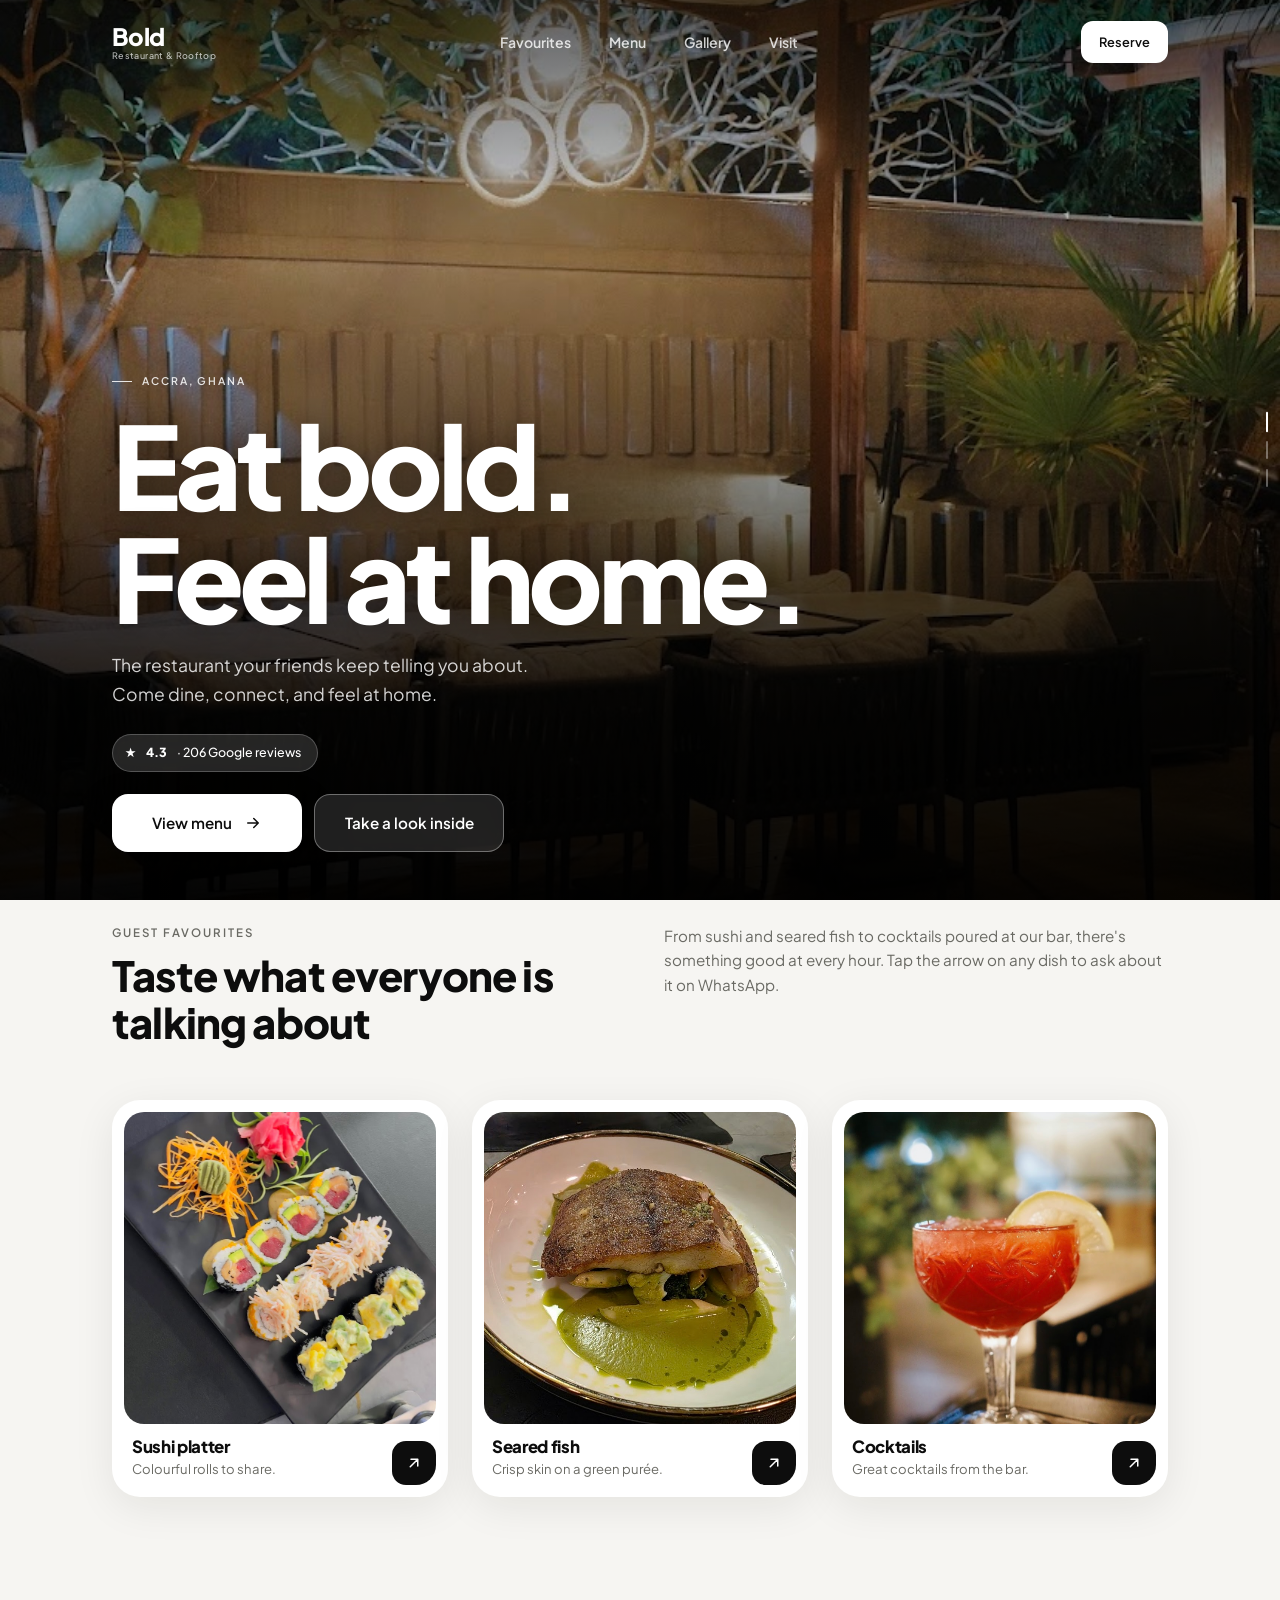
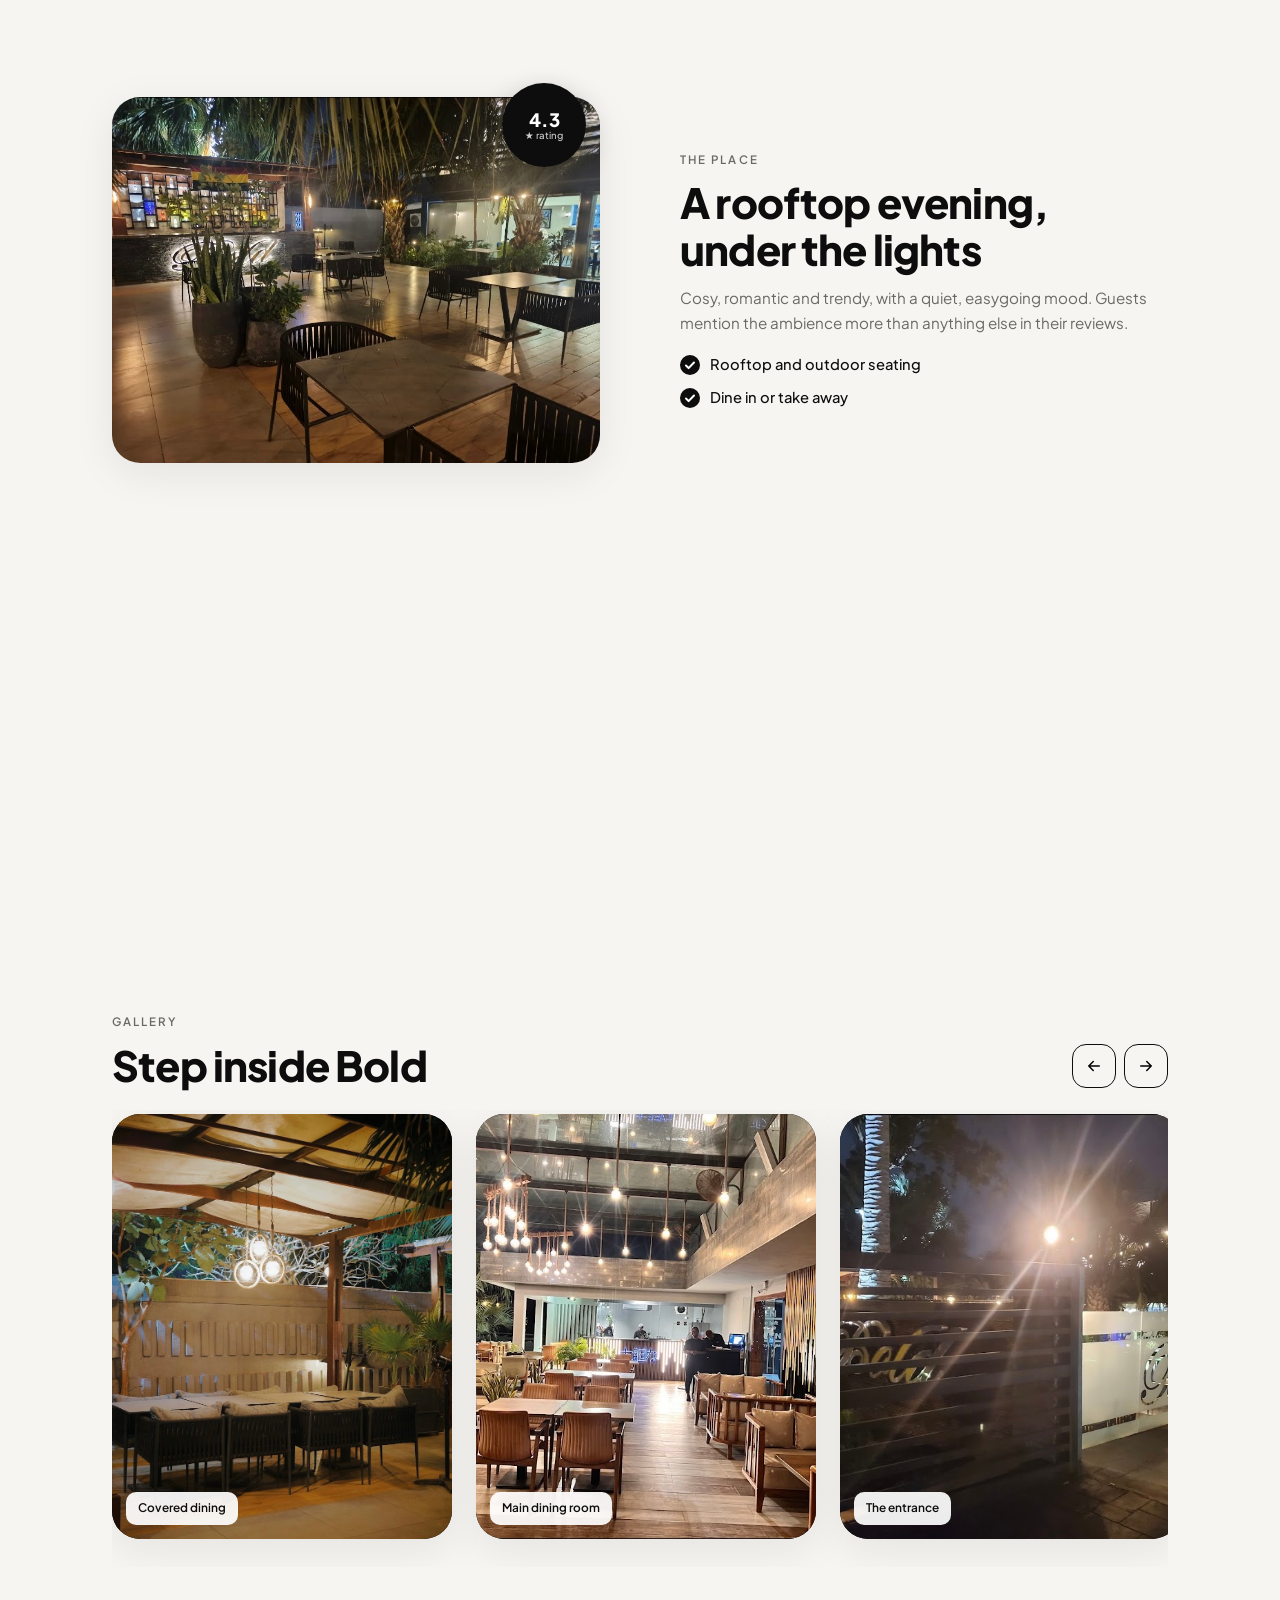
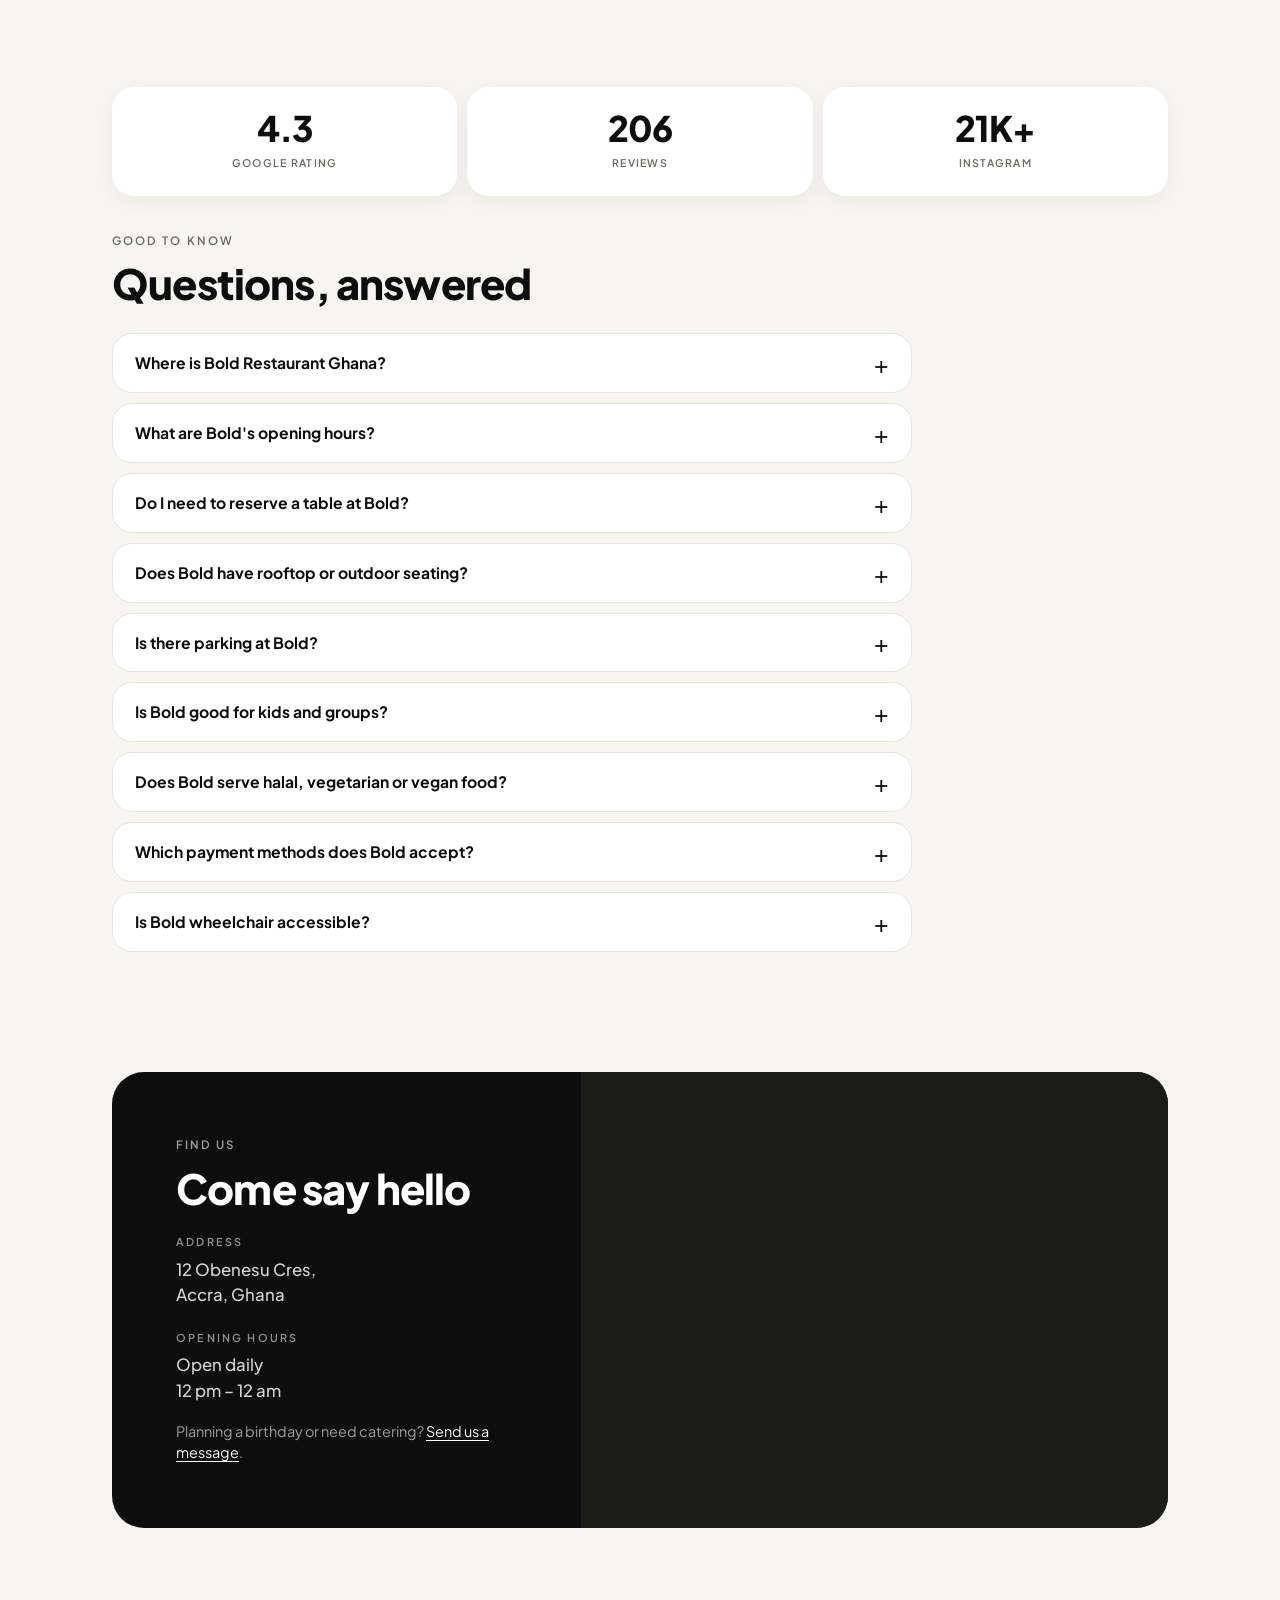
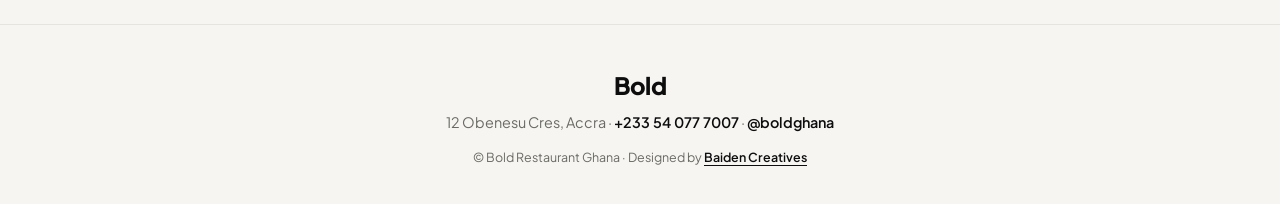
<file: index.html>
<!doctype html>
<html lang="en-GH">
<head>
<meta charset="utf-8">
<meta name="viewport" content="width=device-width, initial-scale=1, viewport-fit=cover">
<title>Bold Restaurant Ghana | Rooftop Dining &amp; Cocktails in Accra</title>
<meta name="description" content="The restaurant your friends keep telling you about. Rooftop dining, great cocktails and plates worth the trip in Accra.">
<meta name="theme-color" content="#0b0a09">
<meta name="application-name" content="Bold">
<meta name="apple-mobile-web-app-title" content="Bold">
<meta name="apple-mobile-web-app-capable" content="yes">
<meta name="apple-mobile-web-app-status-bar-style" content="default">
<link rel="canonical" href="https://bold-restaurant-ghana.vercel.app/">
<link rel="alternate" hreflang="en-GH" href="https://bold-restaurant-ghana.vercel.app/">
<link rel="alternate" hreflang="x-default" href="https://bold-restaurant-ghana.vercel.app/">
<meta name="robots" content="index, follow, max-image-preview:large, max-snippet:-1">
<meta name="geo.region" content="GH-AA">
<meta name="geo.placename" content="Accra">
<meta name="author" content="Baiden Creatives">
<link rel="preload" as="image" href="images/pendant-lounge.jpg" media="(max-width: 959px)" fetchpriority="high">
<link rel="preload" as="image" href="images/bar-sign.jpg" media="(min-width: 960px)" fetchpriority="high">
<link rel="icon" href="/favicon.svg" type="image/svg+xml">
<link rel="icon" href="/icons/favicon-32.png" sizes="32x32" type="image/png">
<link rel="icon" href="/icons/favicon-16.png" sizes="16x16" type="image/png">
<link rel="shortcut icon" href="/favicon.ico">
<link rel="apple-touch-icon" href="/icons/apple-touch-icon.png">
<link rel="manifest" href="/site.webmanifest">
<meta property="og:site_name" content="Bold Restaurant Ghana">
<meta property="og:type" content="website">
<meta property="og:locale" content="en_GH">
<meta property="og:title" content="Bold Restaurant Ghana | Rooftop Dining &amp; Cocktails in Accra">
<meta property="og:description" content="The restaurant your friends keep telling you about. Rooftop dining, great cocktails and plates worth the trip in Accra.">
<meta property="og:url" content="https://bold-restaurant-ghana.vercel.app/">
<meta property="og:image" content="https://bold-restaurant-ghana.vercel.app/og-image.jpg">
<meta property="og:image:width" content="1200">
<meta property="og:image:height" content="630">
<meta property="og:image:alt" content="Bold Restaurant Ghana: the lit Bold sign over the bar on the rooftop in Accra">
<meta name="twitter:card" content="summary_large_image">
<meta name="twitter:title" content="Bold Restaurant Ghana | Rooftop Dining &amp; Cocktails in Accra">
<meta name="twitter:description" content="The restaurant your friends keep telling you about. Rooftop dining, great cocktails and plates worth the trip in Accra.">
<meta name="twitter:image" content="https://bold-restaurant-ghana.vercel.app/og-image.jpg">
<link rel="preconnect" href="https://fonts.googleapis.com">
<link rel="preconnect" href="https://fonts.gstatic.com" crossorigin>
<link href="https://fonts.googleapis.com/css2?family=Plus+Jakarta+Sans:wght@400;500;600;700;800&display=swap" rel="stylesheet">
<link rel="stylesheet" href="style.css">
<script type="application/ld+json">
{
  "@context": "https://schema.org",
  "@graph": [
    {
      "@type": "WebSite",
      "@id": "https://bold-restaurant-ghana.vercel.app/#website",
      "url": "https://bold-restaurant-ghana.vercel.app/",
      "name": "Bold Restaurant Ghana",
      "inLanguage": "en-GH",
      "publisher": {
        "@id": "https://bold-restaurant-ghana.vercel.app/#restaurant"
      }
    },
    {
      "@type": "Restaurant",
      "@id": "https://bold-restaurant-ghana.vercel.app/#restaurant",
      "name": "Bold Restaurant Ghana",
      "alternateName": "Bold",
      "description": "Rooftop restaurant and bar in Accra, Ghana, serving brunch, lunch, dinner, sushi, cocktails and late-night plates.",
      "url": "https://bold-restaurant-ghana.vercel.app/",
      "image": [
        "https://bold-restaurant-ghana.vercel.app/og-image.jpg",
        "https://bold-restaurant-ghana.vercel.app/images/bar-sign.jpg",
        "https://bold-restaurant-ghana.vercel.app/images/pendant-lounge.jpg",
        "https://bold-restaurant-ghana.vercel.app/images/dining-room.jpg",
        "https://bold-restaurant-ghana.vercel.app/images/patio.jpg",
        "https://bold-restaurant-ghana.vercel.app/images/entrance.jpg",
        "https://bold-restaurant-ghana.vercel.app/images/sushi.jpg",
        "https://bold-restaurant-ghana.vercel.app/images/seared-fish.jpg",
        "https://bold-restaurant-ghana.vercel.app/images/cocktail.jpg"
      ],
      "logo": {
        "@type": "ImageObject",
        "url": "https://bold-restaurant-ghana.vercel.app/icons/icon-512.png",
        "width": 512,
        "height": 512
      },
      "telephone": "+233540777007",
      "address": {
        "@type": "PostalAddress",
        "streetAddress": "12 Obenesu Cres",
        "addressLocality": "Accra",
        "addressRegion": "Greater Accra",
        "addressCountry": "GH"
      },
      "areaServed": "Accra, Ghana",
      "hasMenu": "https://bold-restaurant-ghana.vercel.app/menu.html",
      "acceptsReservations": true,
      "openingHoursSpecification": [
        {
          "@type": "OpeningHoursSpecification",
          "dayOfWeek": [
            "Monday",
            "Tuesday",
            "Wednesday",
            "Thursday",
            "Friday",
            "Saturday",
            "Sunday"
          ],
          "opens": "12:00",
          "closes": "00:00"
        }
      ],
      "paymentAccepted": "Credit card, debit card, NFC mobile payments",
      "amenityFeature": [
        {
          "@type": "LocationFeatureSpecification",
          "name": "Rooftop seating",
          "value": true
        },
        {
          "@type": "LocationFeatureSpecification",
          "name": "Outdoor seating",
          "value": true
        },
        {
          "@type": "LocationFeatureSpecification",
          "name": "Free parking lot",
          "value": true
        },
        {
          "@type": "LocationFeatureSpecification",
          "name": "Free street parking",
          "value": true
        },
        {
          "@type": "LocationFeatureSpecification",
          "name": "Wheelchair-accessible seating",
          "value": true
        },
        {
          "@type": "LocationFeatureSpecification",
          "name": "Wheelchair-accessible toilet",
          "value": true
        },
        {
          "@type": "LocationFeatureSpecification",
          "name": "Bar on site",
          "value": true
        },
        {
          "@type": "LocationFeatureSpecification",
          "name": "High chairs",
          "value": true
        },
        {
          "@type": "LocationFeatureSpecification",
          "name": "Kids' menu",
          "value": true
        },
        {
          "@type": "LocationFeatureSpecification",
          "name": "Halal food",
          "value": true
        },
        {
          "@type": "LocationFeatureSpecification",
          "name": "Vegetarian options",
          "value": true
        },
        {
          "@type": "LocationFeatureSpecification",
          "name": "Vegan options",
          "value": true
        },
        {
          "@type": "LocationFeatureSpecification",
          "name": "Takeaway",
          "value": true
        },
        {
          "@type": "LocationFeatureSpecification",
          "name": "Table service",
          "value": true
        },
        {
          "@type": "LocationFeatureSpecification",
          "name": "Late-night food",
          "value": true
        }
      ],
      "contactPoint": {
        "@type": "ContactPoint",
        "telephone": "+233540777007",
        "contactType": "reservations",
        "availableLanguage": "English"
      },
      "potentialAction": {
        "@type": "ReserveAction",
        "target": {
          "@type": "EntryPoint",
          "urlTemplate": "https://wa.me/233540777007",
          "actionPlatform": [
            "http://schema.org/DesktopWebPlatform",
            "http://schema.org/MobileWebPlatform"
          ]
        },
        "result": {
          "@type": "Reservation",
          "name": "Reserve a table at Bold Restaurant Ghana"
        }
      },
      "sameAs": [
        "https://www.instagram.com/boldghana/"
      ]
    },
    {
      "@type": "FAQPage",
      "@id": "https://bold-restaurant-ghana.vercel.app/#faq",
      "inLanguage": "en-GH",
      "mainEntity": [
        {
          "@type": "Question",
          "name": "Where is Bold Restaurant Ghana?",
          "acceptedAnswer": {
            "@type": "Answer",
            "text": "Bold Restaurant Ghana is at 12 Obenesu Cres, Accra, Ghana."
          }
        },
        {
          "@type": "Question",
          "name": "What are Bold's opening hours?",
          "acceptedAnswer": {
            "@type": "Answer",
            "text": "Bold is open daily from 12 pm to 12 am."
          }
        },
        {
          "@type": "Question",
          "name": "Do I need to reserve a table at Bold?",
          "acceptedAnswer": {
            "@type": "Answer",
            "text": "Bold accepts reservations, and brunch reservations are recommended. Message the team on WhatsApp at +233 54 077 7007 to book a table, plan a birthday or ask about catering."
          }
        },
        {
          "@type": "Question",
          "name": "Does Bold have rooftop or outdoor seating?",
          "acceptedAnswer": {
            "@type": "Answer",
            "text": "Yes. Bold has rooftop and outdoor seating as well as dine-in and takeaway. Delivery is not available."
          }
        },
        {
          "@type": "Question",
          "name": "Is there parking at Bold?",
          "acceptedAnswer": {
            "@type": "Answer",
            "text": "Yes. There is a free parking lot and free street parking, with plenty of space."
          }
        },
        {
          "@type": "Question",
          "name": "Is Bold good for kids and groups?",
          "acceptedAnswer": {
            "@type": "Answer",
            "text": "Yes. Bold is good for kids and kids' birthdays, with high chairs and a kids' menu, and it welcomes groups."
          }
        },
        {
          "@type": "Question",
          "name": "Does Bold serve halal, vegetarian or vegan food?",
          "acceptedAnswer": {
            "@type": "Answer",
            "text": "Yes. Bold serves halal food and has vegetarian and vegan options."
          }
        },
        {
          "@type": "Question",
          "name": "Which payment methods does Bold accept?",
          "acceptedAnswer": {
            "@type": "Answer",
            "text": "Bold accepts credit cards, debit cards and NFC mobile payments."
          }
        },
        {
          "@type": "Question",
          "name": "Is Bold wheelchair accessible?",
          "acceptedAnswer": {
            "@type": "Answer",
            "text": "Yes. Bold has wheelchair-accessible seating and a wheelchair-accessible toilet."
          }
        }
      ]
    }
  ]
}
</script>
</head>
<body>
<script>document.documentElement.classList.add('js')</script>
<a class="skip" href="#favourites">Skip to content</a>

<header class="top" id="header">
  <div class="wrap">
    <a class="logo" href="#top" aria-label="Bold Restaurant Ghana">Bold<small>Restaurant &amp; Rooftop</small></a>
    <nav aria-label="Primary">
      <a href="#favourites">Favourites</a>
      <a href="menu.html">Menu</a>
      <a href="#gallery">Gallery</a>
      <a href="#visit">Visit</a>
    </nav>
    <div class="head-actions">
      <a class="btn" href="https://wa.me/233540777007?text=Hello%20Bold%2C%20I%27d%20like%20to%20reserve%20a%20table." target="_blank" rel="noopener">Reserve</a>
      <button class="burger" id="burger" type="button" aria-label="Open menu" aria-expanded="false" aria-controls="menu-overlay"><span><i></i><i></i></span></button>
    </div>
  </div>
</header>

<div class="menu-overlay" id="menu-overlay">
  <a class="big" href="#favourites">Favourites</a>
  <a class="big" href="menu.html">Menu</a>
  <a class="big" href="#gallery">Gallery</a>
  <a class="big" href="#visit">Find us</a>
  <div class="meta"><span>Accra, Ghana</span></div>
</div>

<main id="top">

<!-- HERO -->
<section class="hero">
  <div class="slides" aria-hidden="true">
    <div class="slide active">
      <picture><source media="(min-width:960px)" srcset="images/bar-sign.jpg"><img src="images/pendant-lounge.jpg" alt="Covered dining area with pendant lights at Bold Restaurant Ghana, Accra" fetchpriority="high" style="object-position:50% 60%"></picture>
    </div>
    <div class="slide">
      <picture><source media="(min-width:960px)" srcset="images/dining-room.jpg"><img src="images/cocktail.jpg" alt="Red cocktail in a cut-glass coupe at Bold Restaurant Ghana" loading="lazy"></picture>
    </div>
    <div class="slide">
      <picture><source media="(min-width:960px)" srcset="images/patio.jpg"><img src="images/sushi.jpg" alt="Sushi platter with tuna, salmon and avocado rolls at Bold Restaurant Ghana" loading="lazy"></picture>
    </div>
  </div>
  <div class="pager" id="pager" aria-label="Hero photos"><button class="on" aria-label="Photo 1"></button><button aria-label="Photo 2"></button><button aria-label="Photo 3"></button></div>
  <div class="wrap hero-content">
    <span class="kicker">Accra, Ghana</span>
    <h1><span class="sr-only">Bold Restaurant Ghana, rooftop restaurant and bar in Accra. </span>Eat bold.<br>Feel at home.</h1>
    <p class="lead">The restaurant your friends keep telling you about. Come dine, connect, and feel at home.</p>
    <div class="rating-pill"><span>★</span><b>4.3</b><span>· 206 Google reviews</span></div>
    <div class="hero-ctas">
      <a class="btn" href="menu.html">View menu
        <svg viewBox="0 0 24 24" fill="none" stroke="currentColor" stroke-width="2" stroke-linecap="round" stroke-linejoin="round"><path d="M5 12h14M13 6l6 6-6 6"/></svg>
      </a>
      <a class="btn glass" href="#gallery">Take a look inside</a>
    </div>
  </div>
</section>

<!-- FAVOURITES -->
<section id="favourites" style="padding-top:24px">
  <div class="wrap">
    <div class="intro reveal">
      <div>
        <span class="eyebrow">Guest favourites</span>
        <h2>Taste what everyone is talking about</h2>
      </div>
      <p class="muted">From sushi and seared fish to cocktails poured at our bar, there's something good at every hour. Tap the arrow on any dish to ask about it on WhatsApp.</p>
    </div>
    <div class="rail reveal">
      <article class="dish-card">
        <img src="images/sushi.jpg" width="828" height="1106" loading="lazy" alt="Sushi platter with tuna, salmon and avocado rolls">
        <h3>Sushi platter</h3><p>Colourful rolls to share.</p>
        <a class="go" href="https://wa.me/233540777007?text=Hello%20Bold%2C%20I%27d%20like%20to%20ask%20about%20the%20sushi." target="_blank" rel="noopener" aria-label="Ask about the sushi on WhatsApp"><svg viewBox="0 0 24 24" fill="none" stroke="currentColor" stroke-width="2" stroke-linecap="round" stroke-linejoin="round"><path d="M7 17L17 7M8 7h9v9"/></svg></a>
      </article>
      <article class="dish-card">
        <img src="images/seared-fish.jpg" width="828" height="605" loading="lazy" alt="Seared fish on green purée">
        <h3>Seared fish</h3><p>Crisp skin on a green purée.</p>
        <a class="go" href="https://wa.me/233540777007?text=Hello%20Bold%2C%20I%27d%20like%20to%20ask%20about%20the%20seared%20fish." target="_blank" rel="noopener" aria-label="Ask about the seared fish on WhatsApp"><svg viewBox="0 0 24 24" fill="none" stroke="currentColor" stroke-width="2" stroke-linecap="round" stroke-linejoin="round"><path d="M7 17L17 7M8 7h9v9"/></svg></a>
      </article>
      <article class="dish-card">
        <img src="images/cocktail.jpg" width="828" height="1219" loading="lazy" alt="Red cocktail in a cut-glass coupe with a lemon slice">
        <h3>Cocktails</h3><p>Great cocktails from the bar.</p>
        <a class="go" href="https://wa.me/233540777007?text=Hello%20Bold%2C%20I%27d%20like%20to%20ask%20about%20your%20cocktails." target="_blank" rel="noopener" aria-label="Ask about cocktails on WhatsApp"><svg viewBox="0 0 24 24" fill="none" stroke="currentColor" stroke-width="2" stroke-linecap="round" stroke-linejoin="round"><path d="M7 17L17 7M8 7h9v9"/></svg></a>
      </article>
    </div>
  </div>
</section>

<!-- SPLITS -->
<section>
  <div class="wrap">
    <div class="split">
      <div class="art reveal">
        <img src="images/patio.jpg" width="828" height="605" loading="lazy" alt="Outdoor patio with tables and the Bold bar in the background">
        <div class="pill"><div>4.3<small>★ rating</small></div></div>
      </div>
      <div class="reveal">
        <span class="eyebrow">The place</span>
        <h2>A rooftop evening, under the lights</h2>
        <p class="muted">Cosy, romantic and trendy, with a quiet, easygoing mood. Guests mention the ambience more than anything else in their reviews.</p>
        <ul class="ticks">
          <li>Rooftop and outdoor seating</li>
          <li>Dine in or take away</li>
        </ul>
      </div>
    </div>

    <div class="split flip">
      <div class="art tall reveal">
        <img src="images/bar-sign.jpg" width="828" height="605" loading="lazy" alt="The Bold bar with a lit sign and shelves of bottles" style="aspect-ratio:4/3">
      </div>
      <div class="reveal">
        <span class="eyebrow">The bar</span>
        <h2>Cocktails, wine &amp; a lot more</h2>
        <p class="muted">Great cocktails, a great wine list and beer selection, spirits, plus great coffee and tea. Finish with dessert.</p>
      </div>
    </div>
  </div>
</section>

<!-- GALLERY -->
<section id="gallery" style="padding-top:24px">
  <div class="wrap">
    <div class="gallery-head reveal">
      <div>
        <span class="eyebrow">Gallery</span>
        <h2 style="margin:0">Step inside Bold</h2>
      </div>
      <div class="arrows">
        <button type="button" id="prev" aria-label="Previous"><svg viewBox="0 0 24 24" fill="none" stroke="currentColor" stroke-width="2" stroke-linecap="round" stroke-linejoin="round"><path d="M19 12H5M11 6l-6 6 6 6"/></svg></button>
        <button type="button" id="next" aria-label="Next"><svg viewBox="0 0 24 24" fill="none" stroke="currentColor" stroke-width="2" stroke-linecap="round" stroke-linejoin="round"><path d="M5 12h14M13 6l6 6-6 6"/></svg></button>
      </div>
    </div>
    <div class="rail scroll" id="rail">
      <figure class="shot"><img src="images/pendant-lounge.jpg" width="828" height="1219" loading="lazy" alt="Covered dining area with pendant lights"><span>Covered dining</span></figure>
      <figure class="shot"><img src="images/dining-room.jpg" width="818" height="616" loading="lazy" alt="Main dining room with hanging lights and a wood slat wall"><span>Main dining room</span></figure>
      <figure class="shot"><img src="images/entrance.jpg" width="828" height="605" loading="lazy" alt="Bold entrance gate and sign at night"><span>The entrance</span></figure>
      <figure class="shot"><img src="images/bar-sign.jpg" width="828" height="605" loading="lazy" alt="The Bold bar"><span>The bar</span></figure>
      <figure class="shot"><img src="images/patio.jpg" width="828" height="605" loading="lazy" alt="Outdoor patio at night"><span>Patio</span></figure>
    </div>
  </div>
</section>

<!-- DETAILS -->
<section style="padding-top:24px">
  <div class="wrap">
    <div class="stats reveal">
      <div class="stat"><b>4.3</b><small>Google rating</small></div>
      <div class="stat"><b>206</b><small>Reviews</small></div>
      <div class="stat"><b>21K+</b><small>Instagram</small></div>
    </div>
    <div class="reveal">
      <span class="eyebrow">Good to know</span>
      <h2>Questions, answered</h2>
      <div class="faq">
        <details><summary>Where is Bold Restaurant Ghana?</summary><p>Bold Restaurant Ghana is at 12 Obenesu Cres, Accra, Ghana.</p></details>
        <details><summary>What are Bold's opening hours?</summary><p>Bold is open daily from 12 pm to 12 am.</p></details>
        <details><summary>Do I need to reserve a table at Bold?</summary><p>Bold accepts reservations, and brunch reservations are recommended. Message the team on WhatsApp at +233 54 077 7007 to book a table, plan a birthday or ask about catering.</p></details>
        <details><summary>Does Bold have rooftop or outdoor seating?</summary><p>Yes. Bold has rooftop and outdoor seating as well as dine-in and takeaway. Delivery is not available.</p></details>
        <details><summary>Is there parking at Bold?</summary><p>Yes. There is a free parking lot and free street parking, with plenty of space.</p></details>
        <details><summary>Is Bold good for kids and groups?</summary><p>Yes. Bold is good for kids and kids' birthdays, with high chairs and a kids' menu, and it welcomes groups.</p></details>
        <details><summary>Does Bold serve halal, vegetarian or vegan food?</summary><p>Yes. Bold serves halal food and has vegetarian and vegan options.</p></details>
        <details><summary>Which payment methods does Bold accept?</summary><p>Bold accepts credit cards, debit cards and NFC mobile payments.</p></details>
        <details><summary>Is Bold wheelchair accessible?</summary><p>Yes. Bold has wheelchair-accessible seating and a wheelchair-accessible toilet.</p></details>
      </div>
    </div>
  </div>
</section>

<!-- VISIT -->
<section class="visit" id="visit">
  <div class="wrap">
    <div class="visit-box reveal">
      <div class="visit-copy">
        <span class="eyebrow">Find us</span>
        <h2>Come say hello</h2>
        <span class="label">Address</span>
        <p>12 Obenesu Cres,<br>Accra, Ghana</p>
        <span class="label">Opening hours</span>
        <p>Open daily<br>12 pm – 12 am</p>
        <p class="note">Planning a birthday or need catering? <a href="https://wa.me/233540777007?text=Hello%20Bold%2C%20I%27d%20like%20to%20ask%20about%20catering." target="_blank" rel="noopener">Send us a message</a>.</p>
      </div>
      <div class="map">
        <iframe title="Map to Bold Restaurant Ghana" loading="lazy" referrerpolicy="no-referrer-when-downgrade"
          src="https://www.google.com/maps?q=Bold+Restaurant+Obenesu+Cres+Accra&amp;output=embed"></iframe>
      </div>
    </div>
  </div>
</section>

</main>

<footer class="simple">
  <div class="wrap">
    <a class="logo" href="#top">Bold</a>
    <p class="line">12 Obenesu Cres, Accra · <a href="tel:+233540777007">+233 54 077 7007</a> · <a href="https://www.instagram.com/boldghana/" target="_blank" rel="noopener">@boldghana</a></p>
    <!-- TODO: confirm opening hours (12 pm - 12 am daily, from public listings) and house number (Google says 12, WhatsApp says 11 Obenesu Cres). -->
    <span class="copy">© Bold Restaurant Ghana · Designed by <a href="https://baiden-creatives.vercel.app" target="_blank" rel="noopener">Baiden Creatives</a></span>
  </div>
</footer>

<!-- Mobile action bar -->
<nav class="dock" aria-label="Quick actions">
  <a class="main" href="menu.html"><svg viewBox="0 0 24 24" fill="none" stroke="currentColor" stroke-width="2" stroke-linecap="round" stroke-linejoin="round"><path d="M4 6h16M4 12h16M4 18h10"/></svg>Menu</a>
  <a href="tel:+233540777007"><svg viewBox="0 0 24 24" fill="none" stroke="currentColor" stroke-width="2" stroke-linecap="round" stroke-linejoin="round"><path d="M22 16.9v3a2 2 0 0 1-2.2 2 19.8 19.8 0 0 1-8.6-3.1 19.5 19.5 0 0 1-6-6A19.8 19.8 0 0 1 2.1 4.2 2 2 0 0 1 4.1 2h3a2 2 0 0 1 2 1.7c.1 1 .4 1.9.7 2.8a2 2 0 0 1-.5 2.1L8.1 9.9a16 16 0 0 0 6 6l1.3-1.3a2 2 0 0 1 2.1-.4c.9.3 1.8.6 2.8.7a2 2 0 0 1 1.7 2z"/></svg>Call</a>
  <a href="https://www.google.com/maps/search/?api=1&amp;query=Bold+Restaurant+12+Obenesu+Cres+Accra" target="_blank" rel="noopener"><svg viewBox="0 0 24 24" fill="none" stroke="currentColor" stroke-width="2" stroke-linecap="round" stroke-linejoin="round"><path d="M12 22s7-6.2 7-12a7 7 0 1 0-14 0c0 5.8 7 12 7 12z"/><circle cx="12" cy="10" r="2.5"/></svg>Directions</a>
</nav>

<script>
  (function () {
    var reduced = window.matchMedia && matchMedia('(prefers-reduced-motion: reduce)').matches;
    var body = document.body, header = document.getElementById('header'), hero = document.querySelector('.hero');

    // Reveal on scroll
    var els = document.querySelectorAll('.reveal');
    if ('IntersectionObserver' in window) {
      var io = new IntersectionObserver(function (entries) {
        entries.forEach(function (e) { if (e.isIntersecting) { e.target.classList.add('in'); io.unobserve(e.target); } });
      }, { threshold: 0.1 });
      els.forEach(function (e) { io.observe(e); });
    } else { els.forEach(function (e) { e.classList.add('in'); }); }

    // Header + dock state
    function onScroll() {
      var h = hero.offsetHeight, y = window.scrollY;
      header.classList.toggle('solid', y > h - 90);
      body.classList.toggle('past-hero', y > h * 0.55);
    }
    onScroll(); window.addEventListener('scroll', onScroll, { passive: true });

    // Hero slideshow
    var slides = [].slice.call(document.querySelectorAll('.slide')), bars = [].slice.call(document.querySelectorAll('#pager button')), i = 0, timer;
    function show(n) {
      slides[i].classList.remove('active'); bars[i].classList.remove('on');
      i = (n + slides.length) % slides.length;
      slides[i].classList.add('active'); bars[i].classList.add('on');
      var img = slides[i].querySelector('img'); if (img) img.loading = 'eager';
    }
    if (!reduced) timer = setInterval(function () { show(i + 1); }, 5500);
    bars.forEach(function (b, n) { b.addEventListener('click', function () { show(n); clearInterval(timer); }); });

    // Mobile menu
    var burger = document.getElementById('burger');
    function setMenu(open) {
      body.classList.toggle('menu-open', open);
      burger.setAttribute('aria-expanded', open); burger.setAttribute('aria-label', open ? 'Close menu' : 'Open menu');
    }
    burger.addEventListener('click', function () { setMenu(!body.classList.contains('menu-open')); });
    document.querySelectorAll('.menu-overlay a').forEach(function (a) { a.addEventListener('click', function () { setMenu(false); }); });
    document.addEventListener('keydown', function (e) { if (e.key === 'Escape') setMenu(false); });

    // Gallery arrows
    var rail = document.getElementById('rail');
    document.getElementById('prev').addEventListener('click', function () { rail.scrollBy({ left: -360, behavior: 'smooth' }); });
    document.getElementById('next').addEventListener('click', function () { rail.scrollBy({ left: 360, behavior: 'smooth' }); });
  })();
</script>
</body>
</html>
</file>
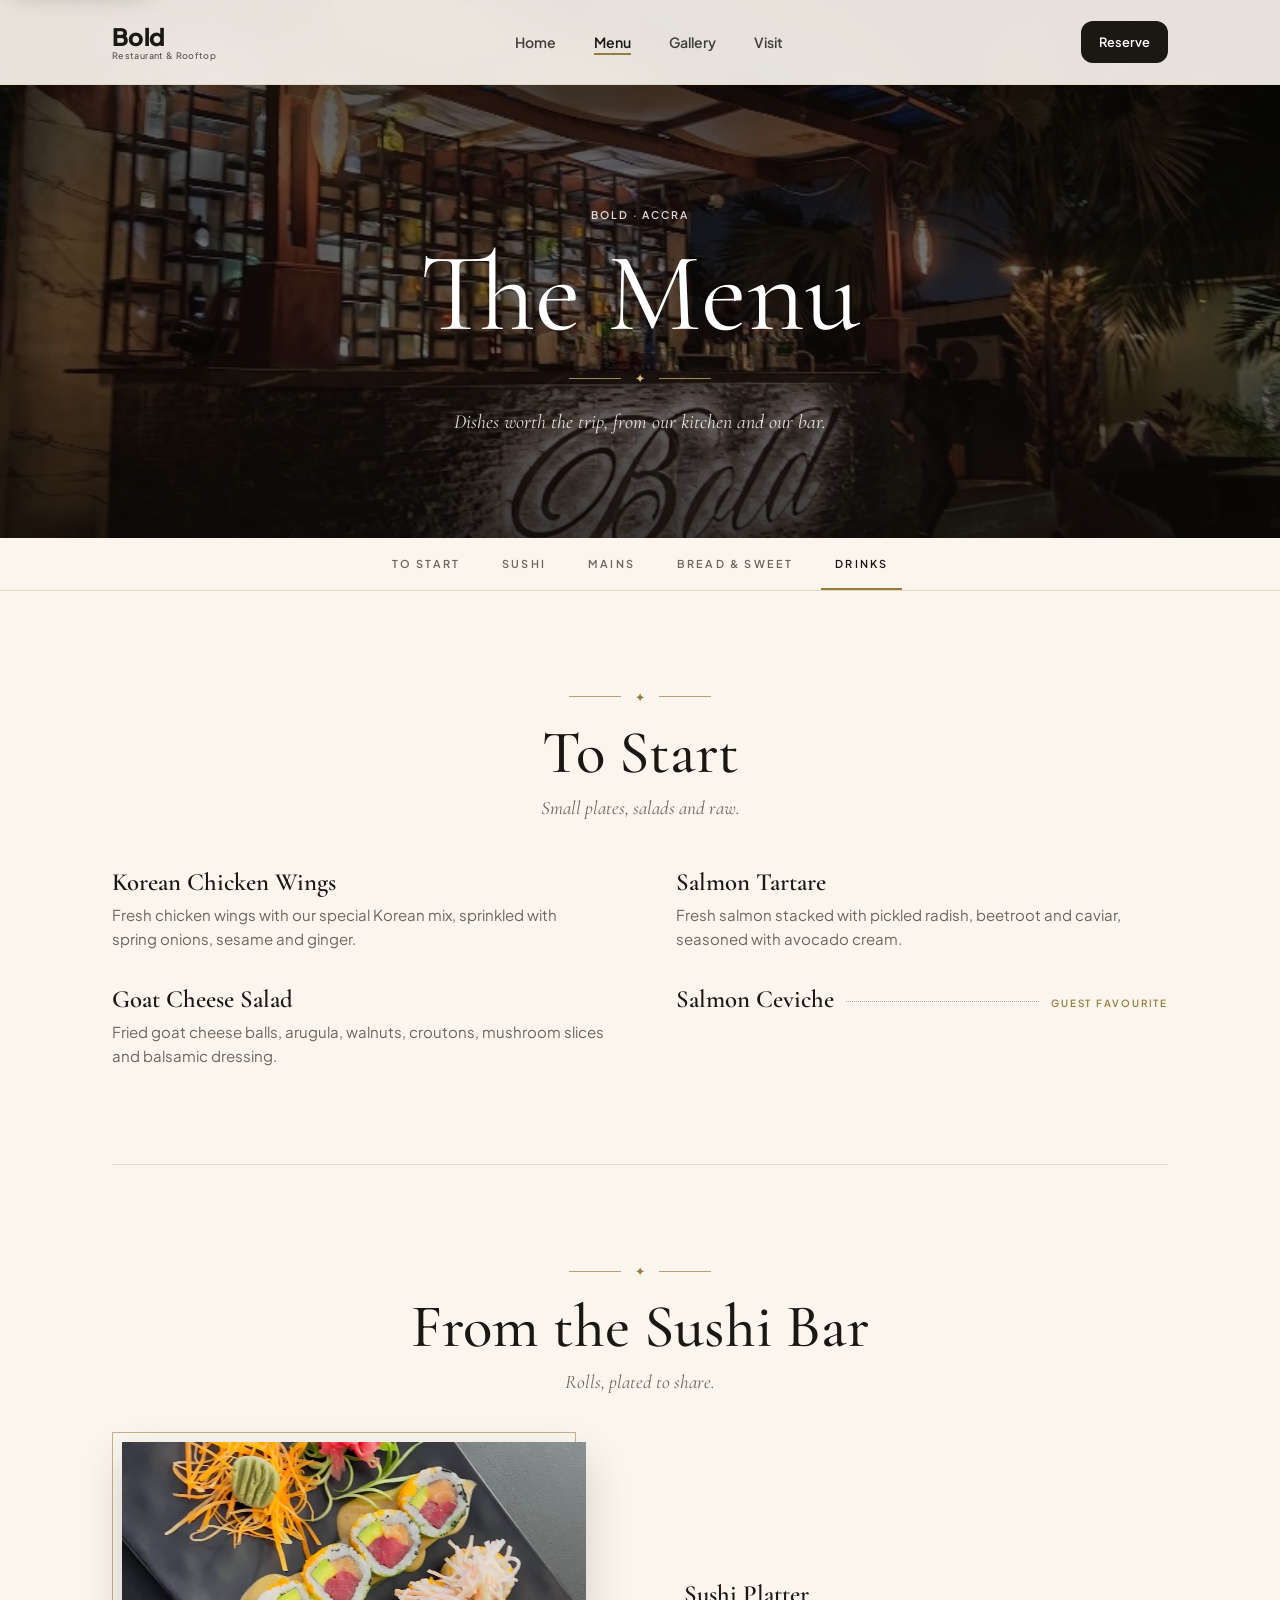
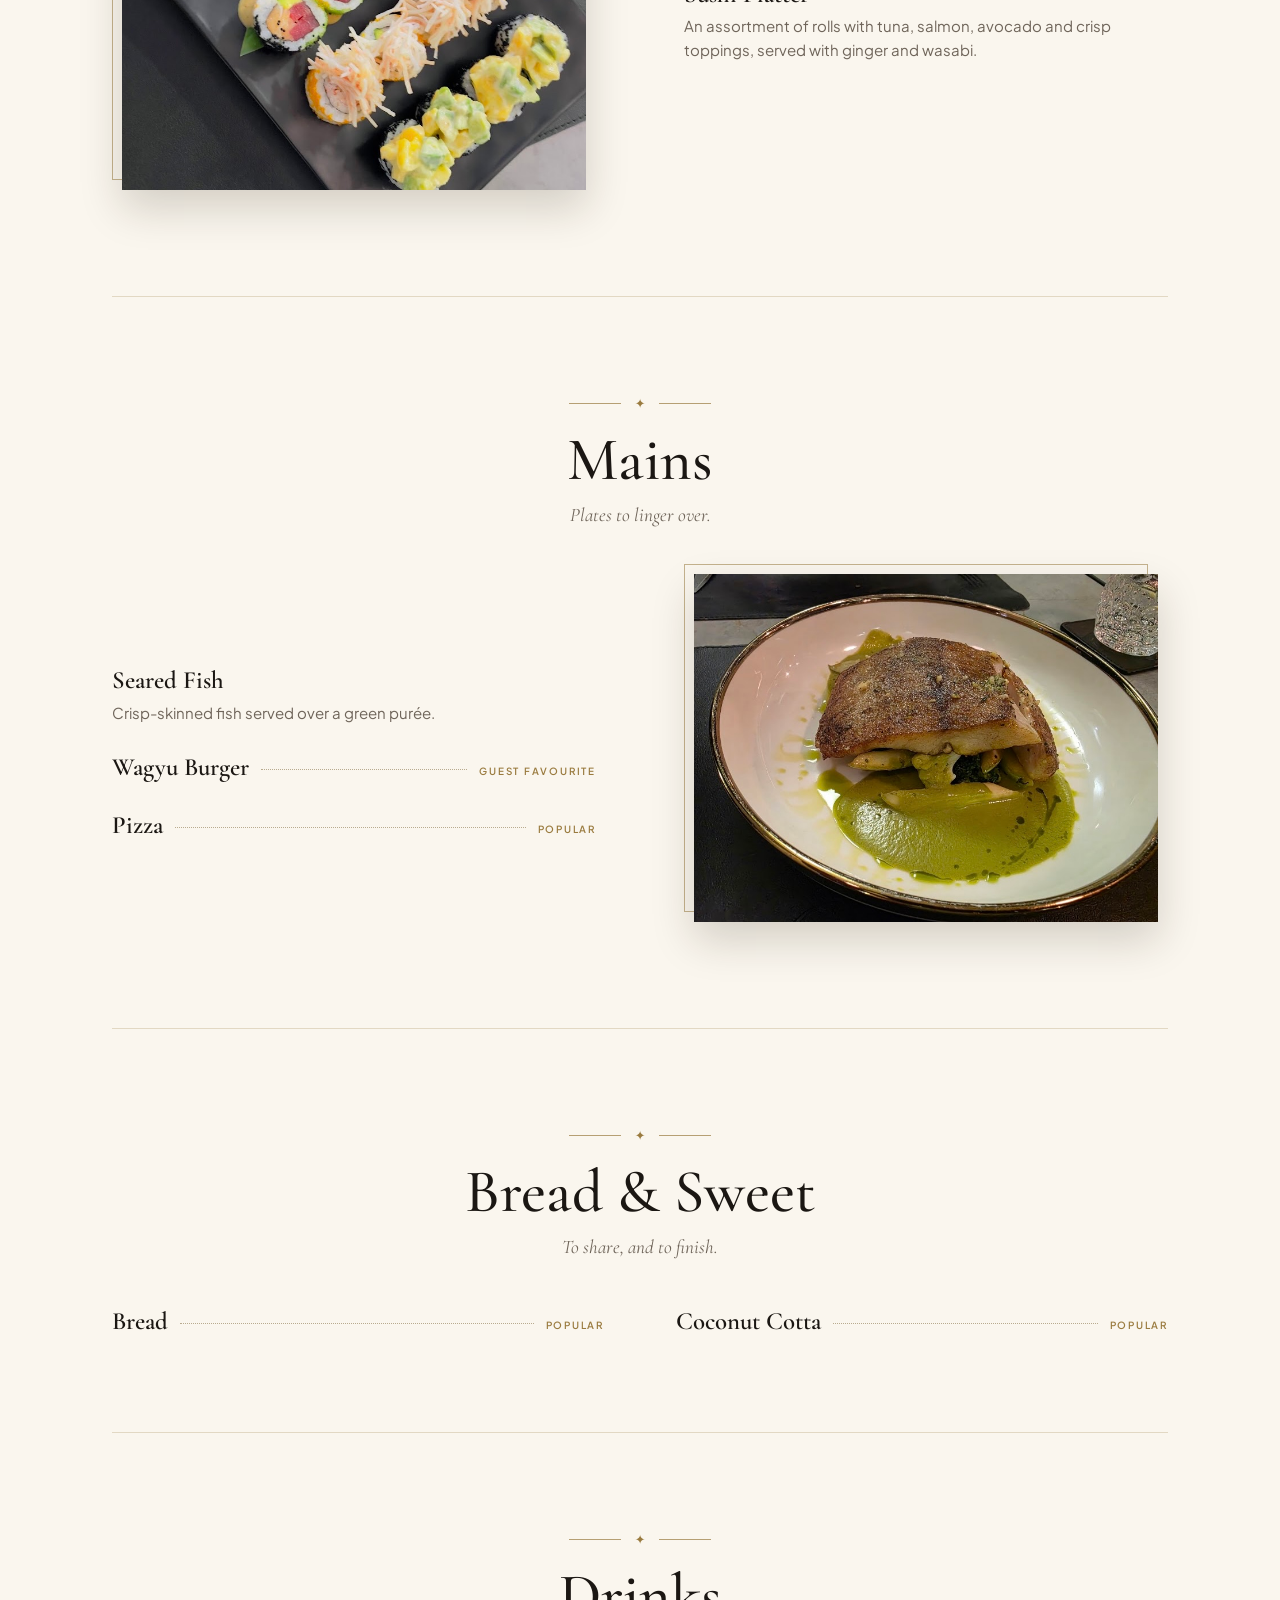
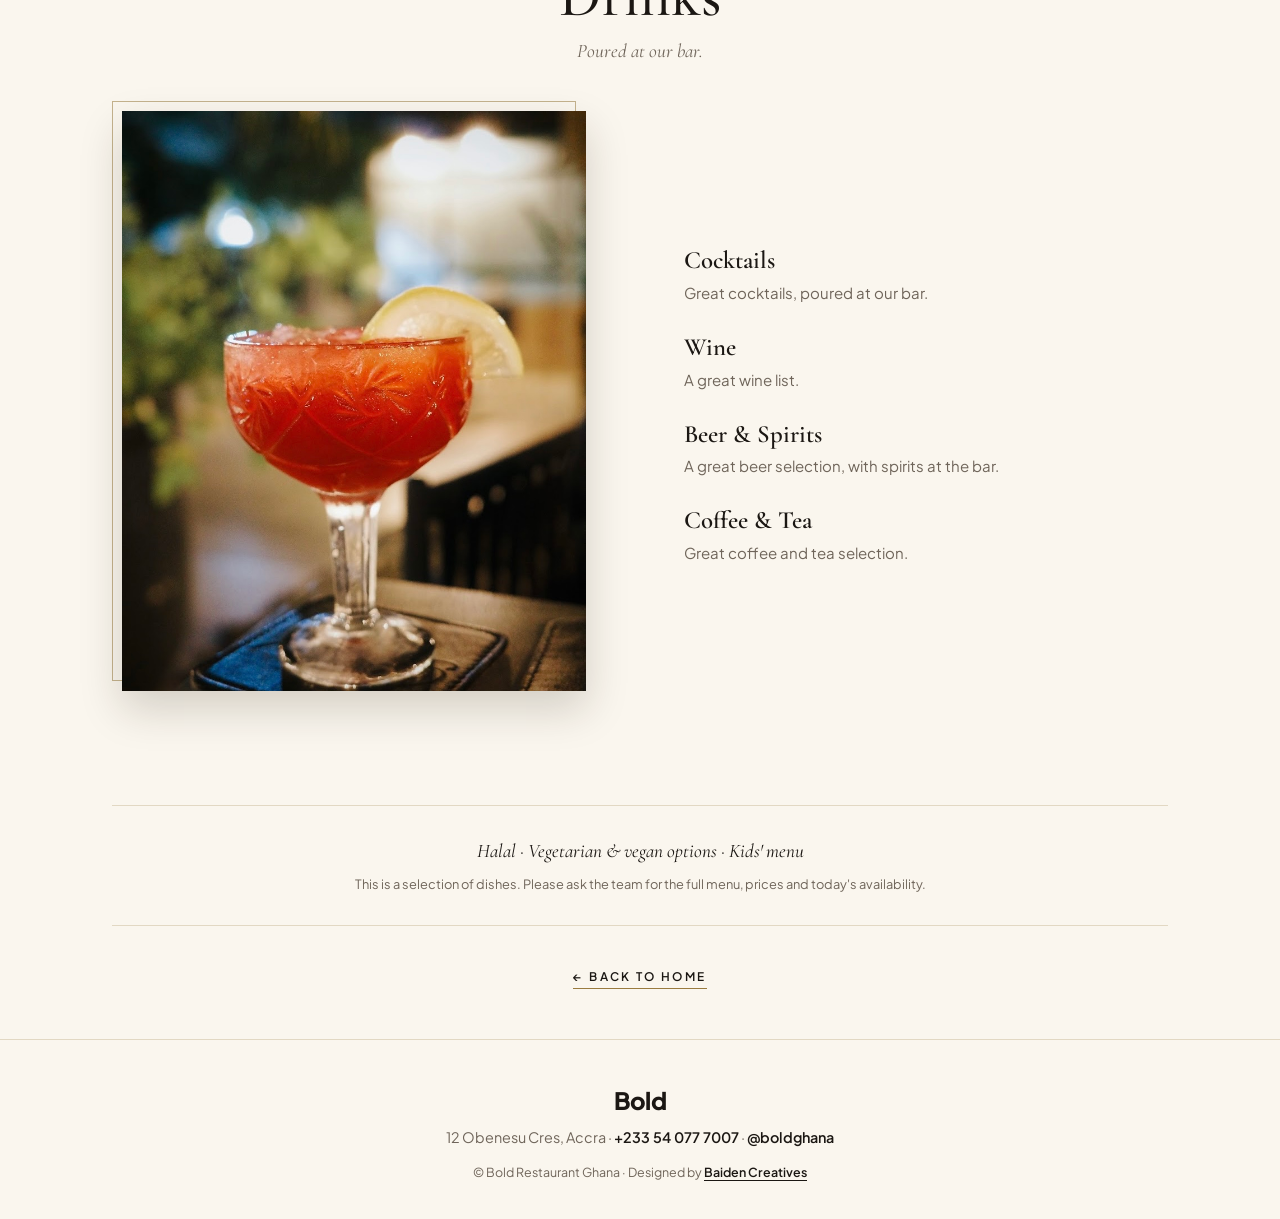
<file: menu.html>
<!doctype html>
<html lang="en-GH">
<head>
<meta charset="utf-8">
<meta name="viewport" content="width=device-width, initial-scale=1, viewport-fit=cover">
<title>Menu | Bold Restaurant Ghana, Accra</title>
<meta name="description" content="Explore the menu at Bold Restaurant Ghana in Accra: Korean chicken wings, salmon tartare, sushi, wagyu burger, pizza, cocktails, wine and more.">
<meta name="theme-color" content="#faf6ee">
<meta name="application-name" content="Bold">
<meta name="apple-mobile-web-app-title" content="Bold">
<meta name="apple-mobile-web-app-capable" content="yes">
<meta name="apple-mobile-web-app-status-bar-style" content="default">
<link rel="canonical" href="https://bold-restaurant-ghana.vercel.app/menu.html">
<link rel="alternate" hreflang="en-GH" href="https://bold-restaurant-ghana.vercel.app/menu.html">
<link rel="alternate" hreflang="x-default" href="https://bold-restaurant-ghana.vercel.app/menu.html">
<meta name="robots" content="index, follow, max-image-preview:large, max-snippet:-1">
<meta name="geo.region" content="GH-AA">
<meta name="geo.placename" content="Accra">
<meta name="author" content="Baiden Creatives">
<link rel="icon" href="/favicon.svg" type="image/svg+xml">
<link rel="icon" href="/icons/favicon-32.png" sizes="32x32" type="image/png">
<link rel="icon" href="/icons/favicon-16.png" sizes="16x16" type="image/png">
<link rel="shortcut icon" href="/favicon.ico">
<link rel="apple-touch-icon" href="/icons/apple-touch-icon.png">
<link rel="manifest" href="/site.webmanifest">
<meta property="og:site_name" content="Bold Restaurant Ghana">
<meta property="og:type" content="website">
<meta property="og:locale" content="en_GH">
<meta property="og:title" content="Menu | Bold Restaurant Ghana, Accra">
<meta property="og:description" content="Explore the menu at Bold Restaurant Ghana in Accra: Korean chicken wings, salmon tartare, sushi, wagyu burger, pizza, cocktails, wine and more.">
<meta property="og:url" content="https://bold-restaurant-ghana.vercel.app/menu.html">
<meta property="og:image" content="https://bold-restaurant-ghana.vercel.app/og-image.jpg">
<meta property="og:image:width" content="1200">
<meta property="og:image:height" content="630">
<meta property="og:image:alt" content="Bold Restaurant Ghana: the lit Bold sign over the bar on the rooftop in Accra">
<meta name="twitter:card" content="summary_large_image">
<meta name="twitter:title" content="Menu | Bold Restaurant Ghana, Accra">
<meta name="twitter:description" content="Explore the menu at Bold Restaurant Ghana in Accra: Korean chicken wings, salmon tartare, sushi, wagyu burger, pizza, cocktails, wine and more.">
<meta name="twitter:image" content="https://bold-restaurant-ghana.vercel.app/og-image.jpg">
<link rel="preconnect" href="https://fonts.googleapis.com">
<link rel="preconnect" href="https://fonts.gstatic.com" crossorigin>
<link href="https://fonts.googleapis.com/css2?family=Cormorant+Garamond:ital,wght@0,400;0,500;0,600;1,400;1,500&family=Plus+Jakarta+Sans:wght@400;500;600;700;800&display=swap" rel="stylesheet">
<link rel="stylesheet" href="style.css">
<script type="application/ld+json">
{
  "@context": "https://schema.org",
  "@graph": [
    {
      "@type": "BreadcrumbList",
      "itemListElement": [
        {
          "@type": "ListItem",
          "position": 1,
          "name": "Home",
          "item": "https://bold-restaurant-ghana.vercel.app/"
        },
        {
          "@type": "ListItem",
          "position": 2,
          "name": "Menu",
          "item": "https://bold-restaurant-ghana.vercel.app/menu.html"
        }
      ]
    },
    {
      "@type": "Restaurant",
      "@id": "https://bold-restaurant-ghana.vercel.app/#restaurant",
      "name": "Bold Restaurant Ghana",
      "url": "https://bold-restaurant-ghana.vercel.app/",
      "hasMenu": {
        "@id": "https://bold-restaurant-ghana.vercel.app/menu.html#menu"
      }
    },
    {
      "@type": "Menu",
      "@id": "https://bold-restaurant-ghana.vercel.app/menu.html#menu",
      "name": "Bold Restaurant Ghana menu",
      "url": "https://bold-restaurant-ghana.vercel.app/menu.html",
      "inLanguage": "en-GH",
      "description": "A selection of dishes and drinks. Ask the team for the full menu, prices and availability.",
      "hasMenuSection": [
        {
          "@type": "MenuSection",
          "name": "To Start",
          "hasMenuItem": [
            {
              "@type": "MenuItem",
              "name": "Korean Chicken Wings",
              "description": "Fresh chicken wings with our special Korean mix, sprinkled with spring onions, sesame and ginger."
            },
            {
              "@type": "MenuItem",
              "name": "Salmon Tartare",
              "description": "Fresh salmon stacked with pickled radish, beetroot and caviar, seasoned with avocado cream."
            },
            {
              "@type": "MenuItem",
              "name": "Goat Cheese Salad",
              "description": "Fried goat cheese balls, arugula, walnuts, croutons, mushroom slices and balsamic dressing."
            },
            {
              "@type": "MenuItem",
              "name": "Salmon Ceviche"
            }
          ]
        },
        {
          "@type": "MenuSection",
          "name": "From the Sushi Bar",
          "hasMenuItem": [
            {
              "@type": "MenuItem",
              "name": "Sushi Platter",
              "description": "An assortment of rolls with tuna, salmon, avocado and crisp toppings, served with ginger and wasabi."
            }
          ]
        },
        {
          "@type": "MenuSection",
          "name": "Mains",
          "hasMenuItem": [
            {
              "@type": "MenuItem",
              "name": "Seared Fish",
              "description": "Crisp-skinned fish served over a green purée."
            },
            {
              "@type": "MenuItem",
              "name": "Wagyu Burger"
            },
            {
              "@type": "MenuItem",
              "name": "Pizza"
            }
          ]
        },
        {
          "@type": "MenuSection",
          "name": "Bread & Sweet",
          "hasMenuItem": [
            {
              "@type": "MenuItem",
              "name": "Bread"
            },
            {
              "@type": "MenuItem",
              "name": "Coconut Cotta"
            }
          ]
        },
        {
          "@type": "MenuSection",
          "name": "Drinks",
          "hasMenuItem": [
            {
              "@type": "MenuItem",
              "name": "Cocktails",
              "description": "Great cocktails, poured at our bar."
            },
            {
              "@type": "MenuItem",
              "name": "Wine",
              "description": "A great wine list."
            },
            {
              "@type": "MenuItem",
              "name": "Beer & Spirits",
              "description": "A great beer selection, with spirits at the bar."
            },
            {
              "@type": "MenuItem",
              "name": "Coffee & Tea",
              "description": "Great coffee and tea selection."
            }
          ]
        }
      ]
    }
  ]
}
</script>
</head>
<body class="menu-page">
<script>document.documentElement.classList.add('js')</script>
<a class="skip" href="#start">Skip to content</a>

<header class="top solid" id="header">
  <div class="wrap">
    <a class="logo" href="index.html" aria-label="Bold Restaurant Ghana">Bold<small>Restaurant &amp; Rooftop</small></a>
    <nav aria-label="Primary">
      <a href="index.html">Home</a>
      <a class="on" href="menu.html" aria-current="page">Menu</a>
      <a href="index.html#gallery">Gallery</a>
      <a href="index.html#visit">Visit</a>
    </nav>
    <div class="head-actions">
      <a class="btn" href="https://wa.me/233540777007?text=Hello%20Bold%2C%20I%27d%20like%20to%20reserve%20a%20table." target="_blank" rel="noopener">Reserve</a>
      <button class="burger" id="burger" type="button" aria-label="Open menu" aria-expanded="false" aria-controls="menu-overlay"><span><i></i><i></i></span></button>
    </div>
  </div>
</header>

<div class="menu-overlay" id="menu-overlay">
  <a class="big" href="index.html">Home</a>
  <a class="big" href="menu.html">Menu</a>
  <a class="big" href="index.html#gallery">Gallery</a>
  <a class="big" href="index.html#visit">Find us</a>
  <div class="meta"><span>Accra, Ghana</span></div>
</div>

<main>
  <section class="menu-hero">
    <img src="images/bar-sign.jpg" alt="The Bold bar with a lit sign and shelves of bottles at Bold Restaurant Ghana, Accra" fetchpriority="high">
    <div class="wrap">
      <span class="kicker">Bold · Accra</span>
      <h1><span class="sr-only">Bold Restaurant Ghana </span>The Menu</h1>
      <div class="orn" aria-hidden="true">✦</div>
      <p>Dishes worth the trip, from our kitchen and our bar.</p>
    </div>
  </section>

  <nav class="tabs" id="tabs" aria-label="Menu sections">
    <div class="wrap">
      <a href="#start">To start</a>
      <a href="#sushi">Sushi</a>
      <a href="#mains">Mains</a>
      <a href="#sweet">Bread &amp; sweet</a>
      <a href="#drinks">Drinks</a>
    </div>
  </nav>

  <div class="wrap">

    <!-- TO START -->
    <section class="course" id="start">
      <div class="course-head reveal">
        <div class="orn" aria-hidden="true">✦</div>
        <h2>To Start</h2>
        <p>Small plates, salads and raw.</p>
      </div>
      <div class="items cols reveal">
        <div class="item"><div class="row"><h3>Korean Chicken Wings</h3></div><p>Fresh chicken wings with our special Korean mix, sprinkled with spring onions, sesame and ginger.</p></div>
        <div class="item"><div class="row"><h3>Salmon Tartare</h3></div><p>Fresh salmon stacked with pickled radish, beetroot and caviar, seasoned with avocado cream.</p></div>
        <div class="item"><div class="row"><h3>Goat Cheese Salad</h3></div><p>Fried goat cheese balls, arugula, walnuts, croutons, mushroom slices and balsamic dressing.</p></div>
        <div class="item"><div class="row"><h3>Salmon Ceviche</h3><span class="dots"></span><span class="tag">Guest favourite</span></div></div>
      </div>
    </section>

    <!-- SUSHI -->
    <section class="course" id="sushi">
      <div class="course-head reveal">
        <div class="orn" aria-hidden="true">✦</div>
        <h2>From the Sushi Bar</h2>
        <p>Rolls, plated to share.</p>
      </div>
      <div class="course-body has-photo">
        <figure class="plate reveal">
          <img src="images/sushi.jpg" width="828" height="1106" loading="lazy" alt="Sushi platter with tuna, salmon and avocado rolls, ginger and wasabi">
        </figure>
        <div class="items reveal">
          <div class="item"><div class="row"><h3>Sushi Platter</h3></div><p>An assortment of rolls with tuna, salmon, avocado and crisp toppings, served with ginger and wasabi.</p></div>
        </div>
      </div>
    </section>

    <!-- MAINS -->
    <section class="course" id="mains">
      <div class="course-head reveal">
        <div class="orn" aria-hidden="true">✦</div>
        <h2>Mains</h2>
        <p>Plates to linger over.</p>
      </div>
      <div class="course-body has-photo flip">
        <figure class="plate reveal">
          <img src="images/seared-fish.jpg" width="828" height="605" loading="lazy" alt="Seared fish with crisp skin on a green purée in a gold-rimmed bowl">
        </figure>
        <div class="items reveal">
          <div class="item"><div class="row"><h3>Seared Fish</h3></div><p>Crisp-skinned fish served over a green purée.</p></div>
          <div class="item"><div class="row"><h3>Wagyu Burger</h3><span class="dots"></span><span class="tag">Guest favourite</span></div></div>
          <div class="item"><div class="row"><h3>Pizza</h3><span class="dots"></span><span class="tag">Popular</span></div></div>
        </div>
      </div>
    </section>

    <!-- BREAD & SWEET -->
    <section class="course" id="sweet">
      <div class="course-head reveal">
        <div class="orn" aria-hidden="true">✦</div>
        <h2>Bread &amp; Sweet</h2>
        <p>To share, and to finish.</p>
      </div>
      <div class="items cols reveal">
        <div class="item"><div class="row"><h3>Bread</h3><span class="dots"></span><span class="tag">Popular</span></div></div>
        <div class="item"><div class="row"><h3>Coconut Cotta</h3><span class="dots"></span><span class="tag">Popular</span></div></div>
      </div>
    </section>

    <!-- DRINKS -->
    <section class="course" id="drinks">
      <div class="course-head reveal">
        <div class="orn" aria-hidden="true">✦</div>
        <h2>Drinks</h2>
        <p>Poured at our bar.</p>
      </div>
      <div class="course-body has-photo">
        <figure class="plate tall reveal">
          <img src="images/cocktail.jpg" width="828" height="1219" loading="lazy" alt="Red cocktail in a cut-glass coupe with a lemon slice">
        </figure>
        <div class="items reveal">
          <div class="item"><div class="row"><h3>Cocktails</h3></div><p>Great cocktails, poured at our bar.</p></div>
          <div class="item"><div class="row"><h3>Wine</h3></div><p>A great wine list.</p></div>
          <div class="item"><div class="row"><h3>Beer &amp; Spirits</h3></div><p>A great beer selection, with spirits at the bar.</p></div>
          <div class="item"><div class="row"><h3>Coffee &amp; Tea</h3></div><p>Great coffee and tea selection.</p></div>
        </div>
      </div>
    </section>

    <div class="note-band reveal">
      <p>Halal · Vegetarian &amp; vegan options · Kids' menu</p>
      <small>This is a selection of dishes. Please ask the team for the full menu, prices and today's availability.</small>
    </div>
    <div class="back"><a href="index.html">← Back to home</a></div>
  </div>
</main>

<footer class="simple">
  <div class="wrap">
    <a class="logo" href="index.html">Bold</a>
    <p class="line">12 Obenesu Cres, Accra · <a href="tel:+233540777007">+233 54 077 7007</a> · <a href="https://www.instagram.com/boldghana/" target="_blank" rel="noopener">@boldghana</a></p>
    <span class="copy">© Bold Restaurant Ghana · Designed by <a href="https://baiden-creatives.vercel.app" target="_blank" rel="noopener">Baiden Creatives</a></span>
  </div>
</footer>

<script>
  (function () {
    var body = document.body;
    var burger = document.getElementById('burger');
    function setMenu(open) {
      body.classList.toggle('menu-open', open);
      burger.setAttribute('aria-expanded', open); burger.setAttribute('aria-label', open ? 'Close menu' : 'Open menu');
    }
    burger.addEventListener('click', function () { setMenu(!body.classList.contains('menu-open')); });
    document.querySelectorAll('.menu-overlay a').forEach(function (a) { a.addEventListener('click', function () { setMenu(false); }); });
    document.addEventListener('keydown', function (e) { if (e.key === 'Escape') setMenu(false); });

    var els = document.querySelectorAll('.reveal');
    if ('IntersectionObserver' in window) {
      var io = new IntersectionObserver(function (entries) {
        entries.forEach(function (e) { if (e.isIntersecting) { e.target.classList.add('in'); io.unobserve(e.target); } });
      }, { threshold: 0.1 });
      els.forEach(function (e) { io.observe(e); });

      // Highlight the current section in the tab bar
      var tabs = [].slice.call(document.querySelectorAll('#tabs a'));
      var map = {}; tabs.forEach(function (a) { map[a.getAttribute('href').slice(1)] = a; });
      var so = new IntersectionObserver(function (entries) {
        entries.forEach(function (e) {
          if (e.isIntersecting) {
            tabs.forEach(function (a) { a.classList.remove('on'); });
            var a = map[e.target.id]; if (a) { a.classList.add('on'); a.scrollIntoView({ inline: 'center', block: 'nearest' }); }
          }
        });
      }, { rootMargin: '-35% 0px -55% 0px' });
      document.querySelectorAll('.course').forEach(function (s) { so.observe(s); });
    } else { els.forEach(function (e) { e.classList.add('in'); }); }
  })();
</script>
</body>
</html>
</file>
<file: style.css>
:root {
    --bg: #f6f5f2;
    --card: #ffffff;
    --ink: #0d0d0d;
    --muted: #6a6a64;
    --line: #e6e4de;
    --radius: 28px;
    --shadow: 0 10px 40px rgba(20,20,10,.08);
    --font: "Plus Jakarta Sans", system-ui, -apple-system, "Segoe UI", sans-serif;
  }
  * { box-sizing: border-box; margin: 0; padding: 0; -webkit-tap-highlight-color: transparent; }
  html { scroll-behavior: smooth; }
  body {
    background: var(--bg); color: var(--ink); font-family: var(--font);
    line-height: 1.6; -webkit-font-smoothing: antialiased; overflow-x: hidden;
    padding-bottom: calc(88px + env(safe-area-inset-bottom));
  }
  img { display: block; max-width: 100%; height: auto; }
  a { color: inherit; text-decoration: none; }
  .wrap { width: 100%; max-width: 1120px; margin: 0 auto; padding: 0 20px; }
  section { padding: 56px 0; }

  h1, h2, h3 { font-weight: 800; letter-spacing: -.02em; line-height: 1.12; }
  h2 { font-size: clamp(1.7rem, 6vw, 2.6rem); margin-bottom: 14px; }
  .muted { color: var(--muted); font-size: .95rem; }
  .eyebrow { font-size: .72rem; font-weight: 600; letter-spacing: .18em; text-transform: uppercase; color: var(--muted); margin-bottom: 10px; display: block; }

  /* Buttons */
  .btn {
    display: inline-flex; align-items: center; justify-content: center; gap: 12px;
    background: var(--ink); color: #fff; font-weight: 600; font-size: .95rem;
    padding: 16px 28px; border-radius: 16px; border: 0; cursor: pointer;
    box-shadow: 0 10px 24px rgba(0,0,0,.22); transition: transform .25s, box-shadow .25s;
    min-height: 52px;
  }
  .btn:hover { transform: translateY(-2px); box-shadow: 0 14px 28px rgba(0,0,0,.26); }
  .btn svg { width: 18px; height: 18px; }
  .btn.ghost { background: transparent; color: var(--ink); box-shadow: none; border: 1.5px solid var(--ink); }

  /* Header */
  .logo { font-weight: 800; font-size: 1.5rem; letter-spacing: -.03em; line-height: 1; display: block; }
  .logo small { display: block; font-size: .56rem; font-weight: 500; letter-spacing: .04em; margin-top: 4px; }
  header.top { position: fixed; inset: 0 0 auto 0; z-index: 70; color: #fff; transition: background .35s, color .35s, box-shadow .35s; }
  header.top .wrap { display: flex; align-items: center; justify-content: space-between; height: 68px; }
  header.top.solid { background: rgba(246,245,242,.9); color: var(--ink); backdrop-filter: blur(14px); -webkit-backdrop-filter: blur(14px); box-shadow: 0 1px 0 var(--line); }
  body.menu-open header.top { background: transparent; color: #fff; box-shadow: none; backdrop-filter: none; -webkit-backdrop-filter: none; }
  header.top .logo small { color: inherit; opacity: .7; }
  header.top nav { display: none; }
  .head-actions { display: flex; align-items: center; gap: 10px; }
  header.top .btn { padding: 11px 18px; min-height: 0; font-size: .8rem; border-radius: 12px; background: #fff; color: var(--ink); box-shadow: none; }
  header.top.solid .btn { background: var(--ink); color: #fff; }
  body.menu-open header.top .btn { background: #fff; color: var(--ink); }
  .burger { width: 44px; height: 44px; border-radius: 14px; border: 1px solid currentColor; background: transparent; color: inherit; cursor: pointer; display: grid; place-content: center; opacity: .95; }
  .burger i { display: block; width: 18px; height: 2px; background: currentColor; margin: 3px 0; transition: transform .3s; }
  body.menu-open .burger i:first-child { transform: translateY(5px) rotate(45deg); }
  body.menu-open .burger i:last-child { transform: translateY(-5px) rotate(-45deg); }

  /* Full-screen menu (mobile) */
  .menu-overlay { position: fixed; inset: 0; z-index: 60; background: #0b0b0a; color: #fff; display: flex; flex-direction: column; justify-content: center; padding: 90px 28px 40px; opacity: 0; visibility: hidden; transition: opacity .35s, visibility .35s; }
  body.menu-open .menu-overlay { opacity: 1; visibility: visible; }
  body.menu-open { overflow: hidden; }
  .menu-overlay a.big { font-size: clamp(2.4rem, 11vw, 3.6rem); font-weight: 800; letter-spacing: -.03em; line-height: 1.25; display: block; opacity: 0; transform: translateY(18px); transition: opacity .5s, transform .5s; }
  body.menu-open .menu-overlay a.big { opacity: 1; transform: none; }
  body.menu-open .menu-overlay a.big:nth-child(2) { transition-delay: .06s; }
  body.menu-open .menu-overlay a.big:nth-child(3) { transition-delay: .12s; }
  body.menu-open .menu-overlay a.big:nth-child(4) { transition-delay: .18s; }
  .menu-overlay .meta { margin-top: 36px; color: rgba(255,255,255,.62); font-size: .92rem; display: grid; gap: 6px; }
  .menu-overlay .meta a { color: #fff; font-weight: 600; }

  /* Hero */
  .hero { position: relative; height: 100vh; height: 100dvh; min-height: 540px; display: flex; align-items: flex-end; color: #fff; background: #000; overflow: hidden; padding: 0; }
  .slides, .slide { position: absolute; inset: 0; }
  .slide { opacity: 0; transition: opacity 1.4s ease; }
  .slide.active { opacity: 1; }
  .slide img { width: 100%; height: 100%; object-fit: cover; transform: scale(1.12); transition: transform 9s ease-out; }
  .slide.active img { transform: scale(1); }
  .hero::after {
    content: ""; position: absolute; inset: 0; pointer-events: none;
    background:
      linear-gradient(180deg, rgba(0,0,0,.62) 0%, rgba(0,0,0,.08) 30%, rgba(0,0,0,.34) 48%, rgba(0,0,0,.84) 80%, rgba(0,0,0,.94) 100%);
  }
  .hero-content { position: relative; z-index: 2; padding-top: 120px; padding-bottom: calc(26px + env(safe-area-inset-bottom)); }
  .kicker { display: inline-flex; align-items: center; gap: 10px; font-size: .66rem; font-weight: 600; letter-spacing: .18em; text-transform: uppercase; color: rgba(255,255,255,.85); margin-bottom: 18px; white-space: nowrap; }
  .kicker::before { content: ""; width: 20px; flex: none; height: 1px; background: currentColor; }
  .hero h1 { font-size: clamp(2.8rem, 13vw, 7.2rem); line-height: .98; letter-spacing: -.045em; margin-bottom: 18px; text-shadow: 0 2px 30px rgba(0,0,0,.35); }
  .hero p.lead { color: rgba(255,255,255,.82); max-width: 460px; font-size: 1rem; margin-bottom: 26px; }
  .rating-pill { display: inline-flex; align-items: center; gap: 10px; background: rgba(255,255,255,.14); border: 1px solid rgba(255,255,255,.22); backdrop-filter: blur(12px); -webkit-backdrop-filter: blur(12px); border-radius: 999px; padding: 8px 16px 8px 12px; font-size: .78rem; font-weight: 500; margin-bottom: 22px; }
  .rating-pill b { font-weight: 800; }
  .hero-ctas { display: grid; gap: 12px; margin-bottom: 0; }
  .hero .btn { width: 100%; background: #fff; color: var(--ink); box-shadow: 0 14px 34px rgba(0,0,0,.35); }
  .hero .btn.glass { background: rgba(255,255,255,.12); color: #fff; border: 1px solid rgba(255,255,255,.35); backdrop-filter: blur(12px); -webkit-backdrop-filter: blur(12px); box-shadow: none; }
  .pager { position: absolute; z-index: 3; right: 8px; top: 50%; transform: translateY(-50%); display: flex; flex-direction: column; gap: 2px; }
  .pager button { width: 22px; height: 26px; background: none; border: 0; cursor: pointer; position: relative; padding: 0; }
  .pager button::after { content: ""; position: absolute; right: 4px; top: 4px; bottom: 4px; width: 2px; border-radius: 2px; background: rgba(255,255,255,.35); transition: background .3s, transform .3s; }
  .pager button.on::after { background: #fff; transform: scaleY(1.15); }

  @media (max-height: 720px) {
    .hero-content { padding-top: 96px; padding-bottom: calc(20px + env(safe-area-inset-bottom)); }
    .hero h1 { font-size: clamp(2.3rem, 11vw, 3.4rem); margin-bottom: 12px; }
    .hero p.lead { display: none; }
    .kicker { margin-bottom: 12px; }
    .rating-pill { margin-bottom: 16px; }
    .hero-ctas { gap: 10px; }
    .hero .btn { min-height: 48px; padding: 13px 24px; }
  }


  /* Favourites carousel */
  .intro { display: grid; gap: 10px; margin-bottom: 26px; }
  .rail { display: flex; gap: 16px; overflow-x: auto; scroll-snap-type: x mandatory; padding: 4px 20px 28px; margin: 0 -20px; scrollbar-width: none; }
  .rail::-webkit-scrollbar { display: none; }
  .rail > * { scroll-snap-align: start; flex: 0 0 auto; }
  .dish-card { width: 72vw; max-width: 270px; background: var(--card); border-radius: var(--radius); padding: 12px 12px 18px; box-shadow: var(--shadow); position: relative; }
  .dish-card img { width: 100%; aspect-ratio: 1; object-fit: cover; border-radius: 20px; margin-bottom: 14px; }
  .dish-card h3 { font-size: 1.05rem; padding: 0 8px; }
  .dish-card p { font-size: .82rem; color: var(--muted); padding: 2px 52px 0 8px; }
  .dish-card .go {
    position: absolute; right: 12px; bottom: 12px; width: 44px; height: 44px; border-radius: 14px 14px 20px 14px;
    background: var(--ink); color: #fff; display: grid; place-items: center; transition: transform .25s;
  }
  .dish-card .go:hover { transform: scale(1.08); }
  .dish-card .go svg { width: 18px; height: 18px; }

  /* Menu list */
  .menu-grid { display: grid; gap: 14px; }
  .menu-item { background: var(--card); border-radius: 22px; padding: 22px 22px 20px; box-shadow: 0 6px 24px rgba(20,20,10,.05); }
  .menu-item h3 { font-size: 1.1rem; margin-bottom: 6px; }
  .menu-item p { font-size: .88rem; color: var(--muted); }
  .menu-note { margin-top: 22px; text-align: center; }

  /* Split features */
  .split { display: grid; gap: 28px; align-items: center; }
  .split + .split { margin-top: 64px; }
  .art { position: relative; }
  .art img { width: 100%; border-radius: var(--radius); box-shadow: var(--shadow); aspect-ratio: 4 / 3; object-fit: cover; }
  .art.tall img { aspect-ratio: 4 / 5; }
  .art .pill {
    position: absolute; top: -14px; right: 14px; background: var(--ink); color: #fff; width: 84px; height: 84px; border-radius: 50%;
    display: grid; place-items: center; text-align: center; font-weight: 800; font-size: 1.15rem; line-height: 1.1; box-shadow: 0 12px 28px rgba(0,0,0,.3);
  }
  .art .pill small { display: block; font-size: .6rem; font-weight: 500; opacity: .8; }
  .ticks { list-style: none; margin-top: 18px; display: grid; gap: 10px; }
  .ticks li { display: flex; gap: 10px; font-size: .92rem; font-weight: 500; }
  .ticks li::before { content: ""; flex: 0 0 20px; height: 20px; margin-top: 2px; border-radius: 50%; background: var(--ink) url("data:image/svg+xml,%3Csvg xmlns='http://www.w3.org/2000/svg' viewBox='0 0 20 20'%3E%3Cpath d='M6 10.5l2.6 2.6L14 7.5' fill='none' stroke='white' stroke-width='2' stroke-linecap='round' stroke-linejoin='round'/%3E%3C/svg%3E") center / 100% no-repeat; }

  /* Gallery */
  .gallery-head { display: flex; align-items: end; justify-content: space-between; gap: 16px; margin-bottom: 22px; }
  .arrows { display: none; gap: 8px; }
  .arrows button { width: 44px; height: 44px; border-radius: 14px; border: 1.5px solid var(--ink); background: transparent; cursor: pointer; display: grid; place-items: center; }
  .arrows button:hover { background: var(--ink); color: #fff; }
  .arrows svg { width: 18px; height: 18px; }
  .shot { width: 78vw; max-width: 340px; border-radius: var(--radius); overflow: hidden; box-shadow: var(--shadow); background: #000; position: relative; }
  .shot img { width: 100%; aspect-ratio: 4 / 5; object-fit: cover; }
  .shot span { position: absolute; left: 14px; bottom: 14px; background: rgba(255,255,255,.92); color: var(--ink); font-size: .74rem; font-weight: 600; padding: 7px 12px; border-radius: 10px; }

  /* Stats + details */
  .stats { display: grid; grid-template-columns: repeat(3, 1fr); gap: 10px; margin-bottom: 36px; }
  .stat { background: var(--card); border-radius: 22px; padding: 22px 8px; text-align: center; box-shadow: 0 6px 24px rgba(20,20,10,.05); }
  .stat b { display: block; font-size: 1.7rem; font-weight: 800; letter-spacing: -.03em; line-height: 1.1; }
  .stat small { font-size: .66rem; letter-spacing: .12em; text-transform: uppercase; color: var(--muted); font-weight: 600; }
  .tags { display: flex; flex-wrap: wrap; gap: 8px; margin-top: 18px; }
  .tags span { background: var(--card); border: 1px solid var(--line); border-radius: 999px; padding: 9px 16px; font-size: .8rem; font-weight: 500; }

  /* Visit */
  .visit { padding-top: 24px; }
  .visit-box { background: var(--ink); color: #fff; border-radius: 32px; overflow: hidden; display: grid; }
  .visit-copy { padding: 36px 26px 28px; }
  .visit .eyebrow { color: rgba(255,255,255,.6); }
  .visit h2 { margin-bottom: 0; }
  .visit p { color: rgba(255,255,255,.82); font-size: 1.05rem; font-weight: 500; line-height: 1.5; }
  .visit p.note a { color: #fff; text-decoration: underline; text-underline-offset: 3px; }
  .visit .label { display: block; font-size: .68rem; letter-spacing: .2em; text-transform: uppercase; color: rgba(255,255,255,.55); font-weight: 600; margin: 22px 0 6px; }
  .visit p.note { margin-top: 18px; font-size: .9rem; font-weight: 400; color: rgba(255,255,255,.6); }
  .map { min-height: 280px; background: #1b1b19; }
  .map iframe { width: 100%; height: 100%; min-height: 280px; border: 0; display: block; filter: grayscale(.25) contrast(1.05); }

  /* Footer */
  footer.simple { padding: 48px 0 36px; text-align: center; border-top: 1px solid var(--line); }
  footer.simple .logo { display: inline-block; margin-bottom: 14px; }
  footer.simple .line { font-size: .9rem; color: var(--muted); }
  footer.simple .line a { color: var(--ink); font-weight: 600; }
  footer.simple .copy { display: block; margin-top: 14px; font-size: .78rem; color: var(--muted); }
  footer.simple .copy a { color: var(--ink); font-weight: 600; text-decoration: underline; text-underline-offset: 3px; }

  /* Mobile action bar */
  .dock {
    position: fixed; z-index: 60; left: 12px; right: 12px; bottom: calc(12px + env(safe-area-inset-bottom));
    display: grid; grid-template-columns: 1.6fr 1fr 1fr; gap: 8px; padding: 8px; background: rgba(13,13,13,.94);
    backdrop-filter: blur(12px); -webkit-backdrop-filter: blur(12px); border-radius: 22px; box-shadow: 0 16px 40px rgba(0,0,0,.35);
  }
  .dock a { display: flex; align-items: center; justify-content: center; gap: 8px; min-height: 48px; border-radius: 15px; color: #fff; font-size: .8rem; font-weight: 600; }
  .dock a.main { background: #fff; color: var(--ink); }
  .dock svg { width: 17px; height: 17px; flex: none; }

  .js .dock { transform: translateY(160%); transition: transform .45s cubic-bezier(.2,.8,.2,1); }
  .js body.past-hero .dock { transform: none; }
  body.menu-open .dock { display: none; }

  /* Reveal */
  .js .reveal { opacity: 0; transform: translateY(22px); transition: opacity .8s ease, transform .8s ease; }
  .js .reveal.in { opacity: 1; transform: none; }

  /* Tablet */
  @media (min-width: 640px) {
    .wrap { padding: 0 32px; }
    .rail { padding-left: 32px; padding-right: 32px; margin: 0 -32px; }
    .menu-grid { grid-template-columns: 1fr 1fr; }
    .stat b { font-size: 2.2rem; }
  }

  /* Desktop */
  @media (min-width: 960px) {
    body { padding-bottom: 0; }
    .dock { display: none; }
    section { padding: 96px 0; }
    header.top .wrap { height: 84px; }
    header.top nav { display: flex; gap: 38px; font-size: .88rem; font-weight: 600; }
    header.top nav a { opacity: .8; transition: opacity .2s; }
    header.top nav a:hover { opacity: 1; }
    .burger, .menu-overlay { display: none; }
    .hero-content { padding-bottom: 48px; }
    .hero h1 { font-size: clamp(5rem, 9vw, 8.4rem); }
    .hero p.lead { font-size: 1.1rem; }
    .hero-ctas { grid-template-columns: auto auto; justify-content: start; }
    .hero .btn { width: auto; min-width: 190px; }
    .intro { grid-template-columns: 1fr 1fr; align-items: start; gap: 48px; margin-bottom: 36px; }
    .rail { overflow: visible; flex-wrap: wrap; scroll-snap-type: none; padding: 4px 0 8px; margin: 0; gap: 24px; }
    .dish-card { width: calc((100% - 48px) / 3); max-width: none; }
    .menu-grid { grid-template-columns: repeat(3, 1fr); }
    .split { grid-template-columns: 1fr 1fr; gap: 80px; }
    .split.flip .art { order: 2; }
    .arrows { display: flex; }
    .rail.scroll { overflow-x: auto; flex-wrap: nowrap; scroll-snap-type: x mandatory; padding-bottom: 28px; }
    .shot { width: 340px; }
    .visit-box { grid-template-columns: 1fr 1.25fr; }
    .visit-copy { padding: 64px; align-self: center; }
    .map, .map iframe { min-height: 420px; }
  }
  @media (prefers-reduced-motion: reduce) {
    html { scroll-behavior: auto; }
    .js .reveal { opacity: 1; transform: none; transition: none; }
    .btn, .dish-card .go { transition: none; }
    .slide img { transform: none !important; transition: none; }
  }

/* ===== Menu page (classic) ===== */
body.menu-page {
  --bg: #faf6ee; --card: #fffdf8; --line: #e2d8c3; --ink: #1b1713; --muted: #6f655a; --gold: #9a7b3f;
  --serif: "Cormorant Garamond", Georgia, "Times New Roman", serif;
  padding-bottom: 0;
}
.menu-page header.top.solid { background: rgba(250,246,238,.92); }
.menu-page header.top nav a.on { opacity: 1; box-shadow: 0 2px 0 var(--gold); }
.orn { display: flex; align-items: center; justify-content: center; gap: 14px; color: var(--gold); font-size: .8rem; }
.orn::before, .orn::after { content: ""; width: 52px; height: 1px; background: currentColor; opacity: .7; }

.menu-hero { position: relative; padding: 150px 0 76px; text-align: center; color: #fff; background: #0d0b09; overflow: hidden; }
.menu-hero img { position: absolute; inset: 0; width: 100%; height: 100%; object-fit: cover; object-position: 50% 45%; }
.menu-hero::after { content: ""; position: absolute; inset: 0; background: linear-gradient(180deg, rgba(10,8,6,.7), rgba(10,8,6,.55) 60%, rgba(10,8,6,.8)); }
.menu-hero .wrap { position: relative; z-index: 2; }
.menu-hero .kicker { justify-content: center; margin-bottom: 14px; }
.menu-hero .kicker::before { display: none; }
.menu-hero h1 { font-family: var(--serif); font-weight: 400; font-size: clamp(3.6rem, 15vw, 7rem); letter-spacing: 0; line-height: 1; margin-bottom: 18px; }
.menu-hero .orn { color: #d8bc7c; margin-bottom: 18px; }
.menu-hero p { font-family: var(--serif); font-style: italic; font-size: 1.25rem; color: rgba(255,255,255,.85); }

.tabs { position: sticky; top: 68px; z-index: 30; background: rgba(250,246,238,.95); backdrop-filter: blur(10px); -webkit-backdrop-filter: blur(10px); border-bottom: 1px solid var(--line); }
.tabs .wrap { display: flex; gap: 2px; overflow-x: auto; scrollbar-width: none; padding: 0 10px; }
.tabs .wrap::-webkit-scrollbar { display: none; }
.tabs a { flex: none; padding: 17px 14px 15px; font-size: .68rem; letter-spacing: .2em; text-transform: uppercase; font-weight: 600; color: var(--muted); border-bottom: 2px solid transparent; transition: color .2s, border-color .2s; }
.tabs a.on { color: var(--ink); border-color: var(--gold); }

.course { padding: 68px 0; scroll-margin-top: 126px; }
.course + .course { border-top: 1px solid var(--line); }
.course-head { text-align: center; margin-bottom: 44px; }
.course-head h2 { font-family: var(--serif); font-weight: 500; font-size: clamp(2.5rem, 9vw, 3.8rem); letter-spacing: 0; margin: 12px 0 6px; }
.course-head p { font-family: var(--serif); font-style: italic; color: var(--muted); font-size: 1.2rem; }
.course-body { display: grid; gap: 44px; }
.plate { position: relative; margin: 0 10px 10px 10px; }
.plate::before { content: ""; position: absolute; inset: -10px 10px 10px -10px; border: 1px solid var(--gold); opacity: .55; }
.plate img { position: relative; display: block; width: 100%; aspect-ratio: 4 / 3; object-fit: cover; box-shadow: 0 18px 40px rgba(40,28,10,.18); }
.plate.tall img { aspect-ratio: 4 / 5; }
.plate figcaption { position: relative; margin-top: 12px; font-family: var(--serif); font-style: italic; color: var(--muted); font-size: 1rem; text-align: center; }
.items { display: grid; gap: 28px; align-content: center; }
.item .row { display: flex; align-items: baseline; gap: 12px; }
.item h3 { font-family: var(--serif); font-weight: 600; font-size: 1.55rem; letter-spacing: 0; line-height: 1.2; }
.item .dots { flex: 1; min-width: 16px; border-bottom: 1px dotted #b9ab8f; transform: translateY(-5px); }
.item .tag { font-size: .62rem; letter-spacing: .18em; text-transform: uppercase; color: var(--gold); font-weight: 600; white-space: nowrap; }
.item p { color: var(--muted); font-size: .94rem; margin-top: 5px; max-width: 52ch; }

.note-band { margin: 8px auto 0; padding: 30px 22px; text-align: center; border-top: 1px solid var(--line); border-bottom: 1px solid var(--line); }
.note-band p { font-family: var(--serif); font-size: 1.2rem; font-style: italic; color: var(--ink); }
.note-band small { display: block; margin-top: 8px; font-size: .8rem; color: var(--muted); }
.back { text-align: center; padding: 36px 0 52px; }
.back a { font-size: .74rem; font-weight: 600; letter-spacing: .2em; text-transform: uppercase; border-bottom: 1px solid var(--gold); padding-bottom: 4px; }

@media (min-width: 960px) {
  .tabs { top: 84px; }
  .tabs .wrap { justify-content: center; gap: 14px; }
  .menu-hero { padding: 200px 0 100px; }
  .course { padding: 96px 0; scroll-margin-top: 150px; }
  .course-body.has-photo { grid-template-columns: 1fr 1fr; align-items: center; gap: 88px; }
  .course-body.has-photo.flip .plate { order: 2; }
  .items.cols { grid-template-columns: 1fr 1fr; gap: 34px 72px; }
}

/* ===== Accessibility + FAQ ===== */
.sr-only { position: absolute; width: 1px; height: 1px; padding: 0; margin: -1px; overflow: hidden; clip: rect(0,0,0,0); white-space: nowrap; border: 0; }
.skip { position: fixed; left: 12px; top: -60px; z-index: 100; background: #fff; color: #0d0d0d; padding: 12px 18px; border-radius: 12px; font-weight: 700; font-size: .85rem; box-shadow: 0 8px 24px rgba(0,0,0,.25); transition: top .2s; }
.skip:focus { top: 12px; }
:focus-visible { outline: 2px solid #d6a850; outline-offset: 3px; }
.faq { display: grid; gap: 10px; margin-top: 26px; max-width: 800px; }
.faq details { background: var(--card); border: 1px solid var(--line); border-radius: 20px; padding: 0 22px; transition: box-shadow .25s; }
.faq details[open] { box-shadow: 0 10px 30px rgba(20,20,10,.08); }
.faq summary { cursor: pointer; list-style: none; padding: 18px 30px 18px 0; font-weight: 700; font-size: .98rem; line-height: 1.4; position: relative; }
.faq summary::-webkit-details-marker { display: none; }
.faq summary::after { content: "+"; position: absolute; right: 0; top: 50%; transform: translateY(-50%); font-size: 1.5rem; font-weight: 400; line-height: 1; }
.faq details[open] summary::after { content: "–"; }
.faq p { padding: 0 0 20px; color: var(--muted); font-size: .95rem; }
</file>
